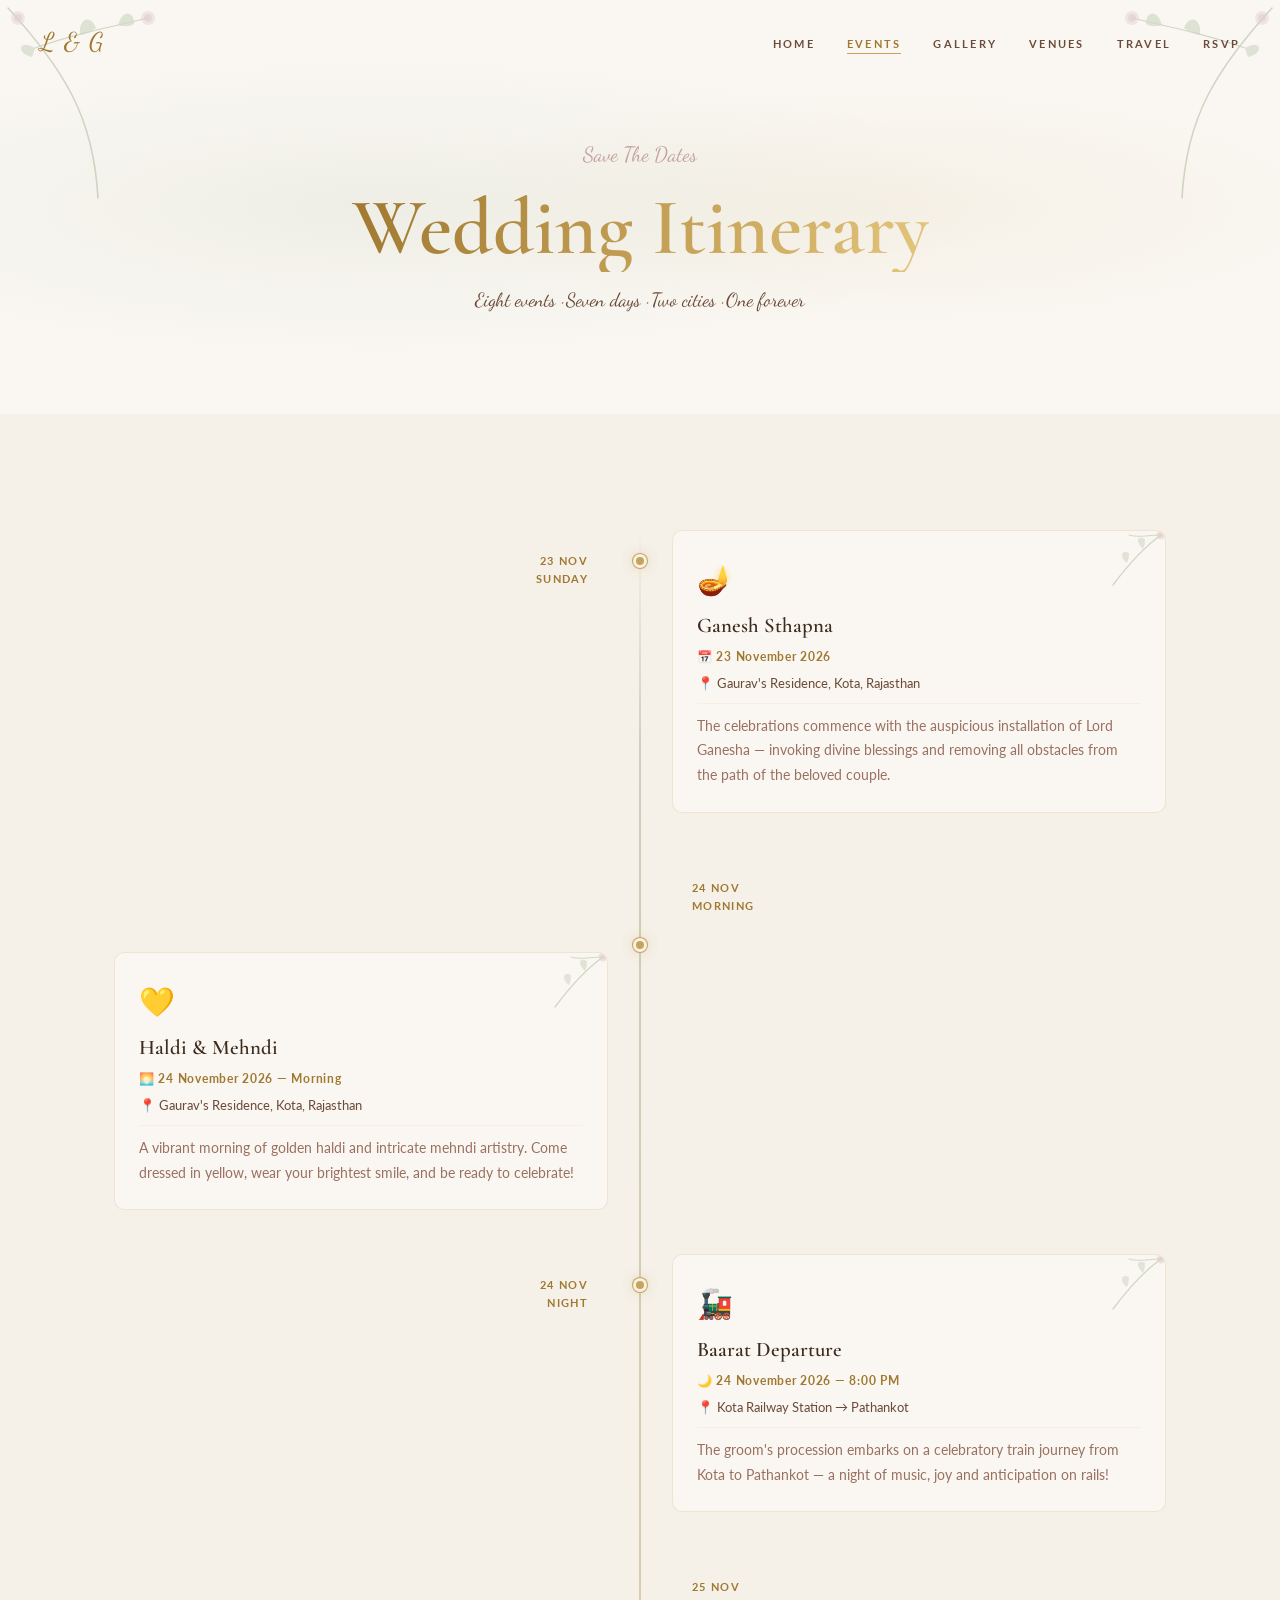
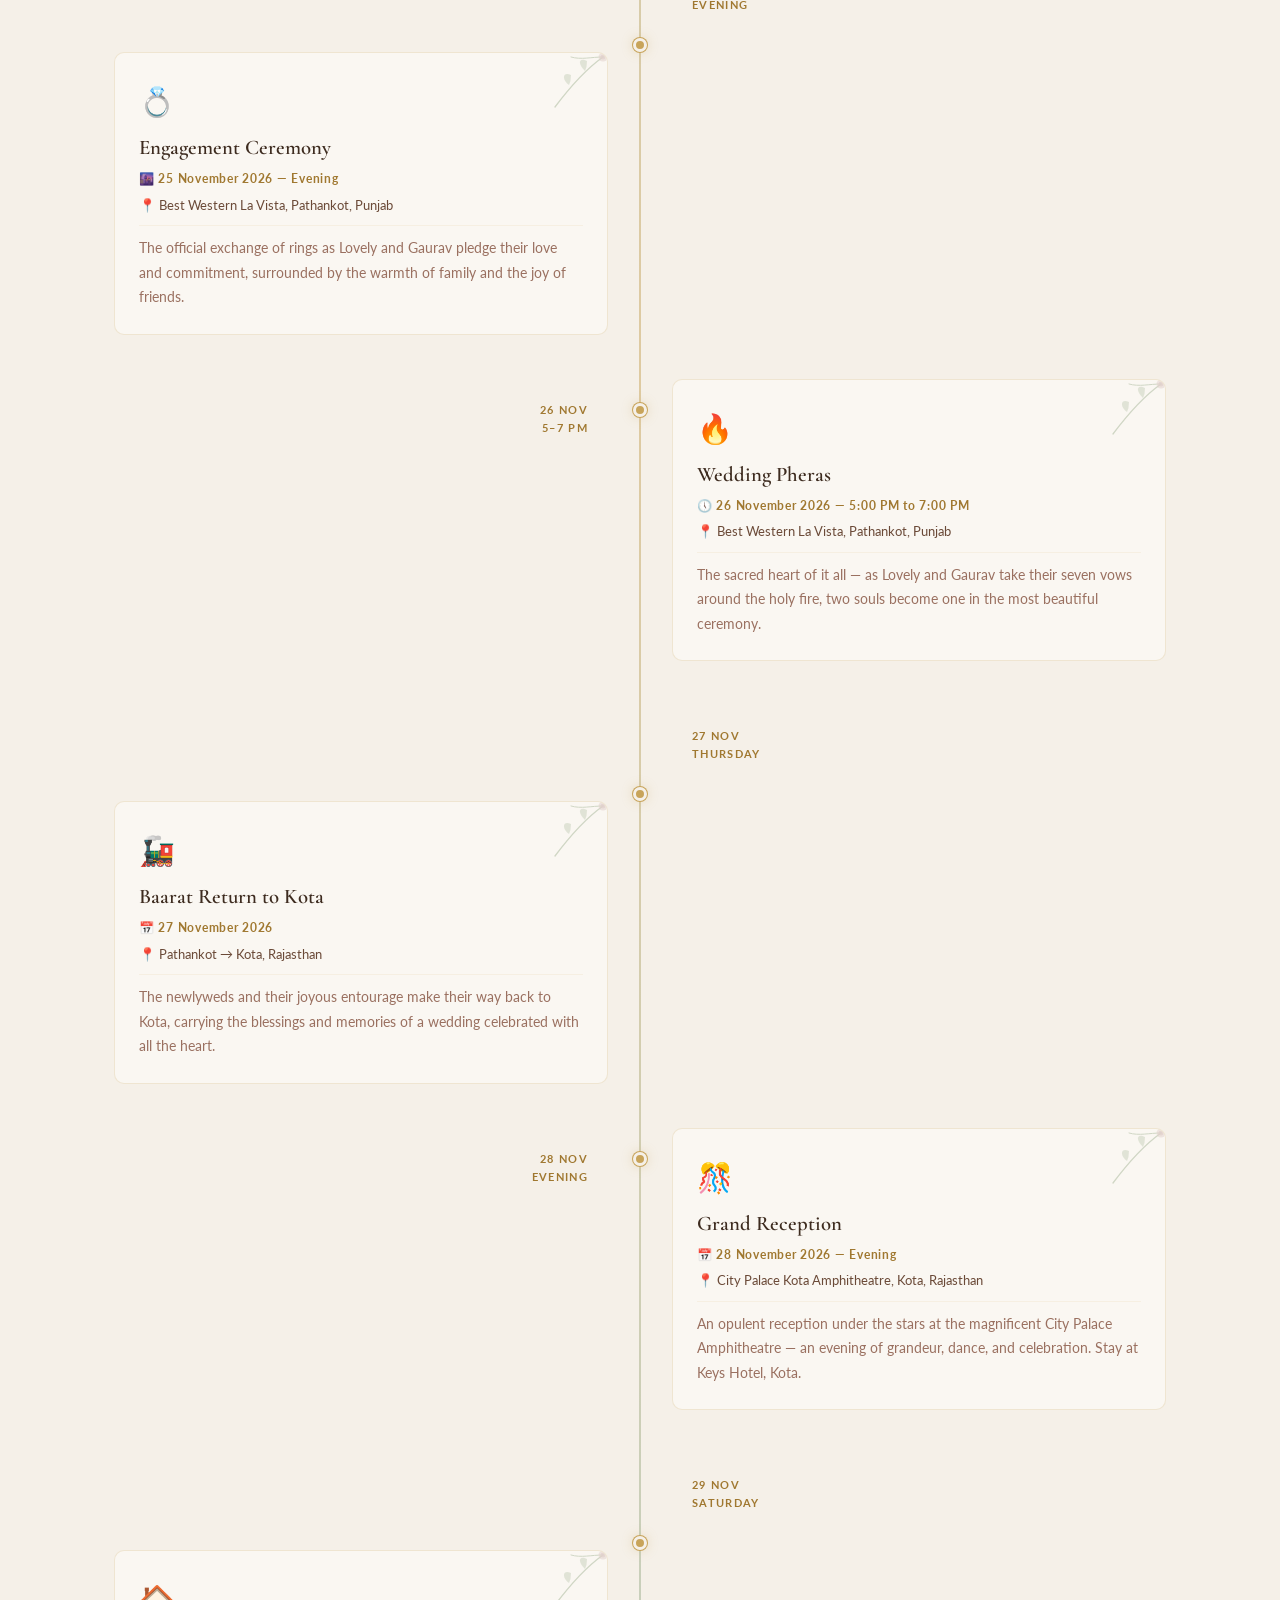
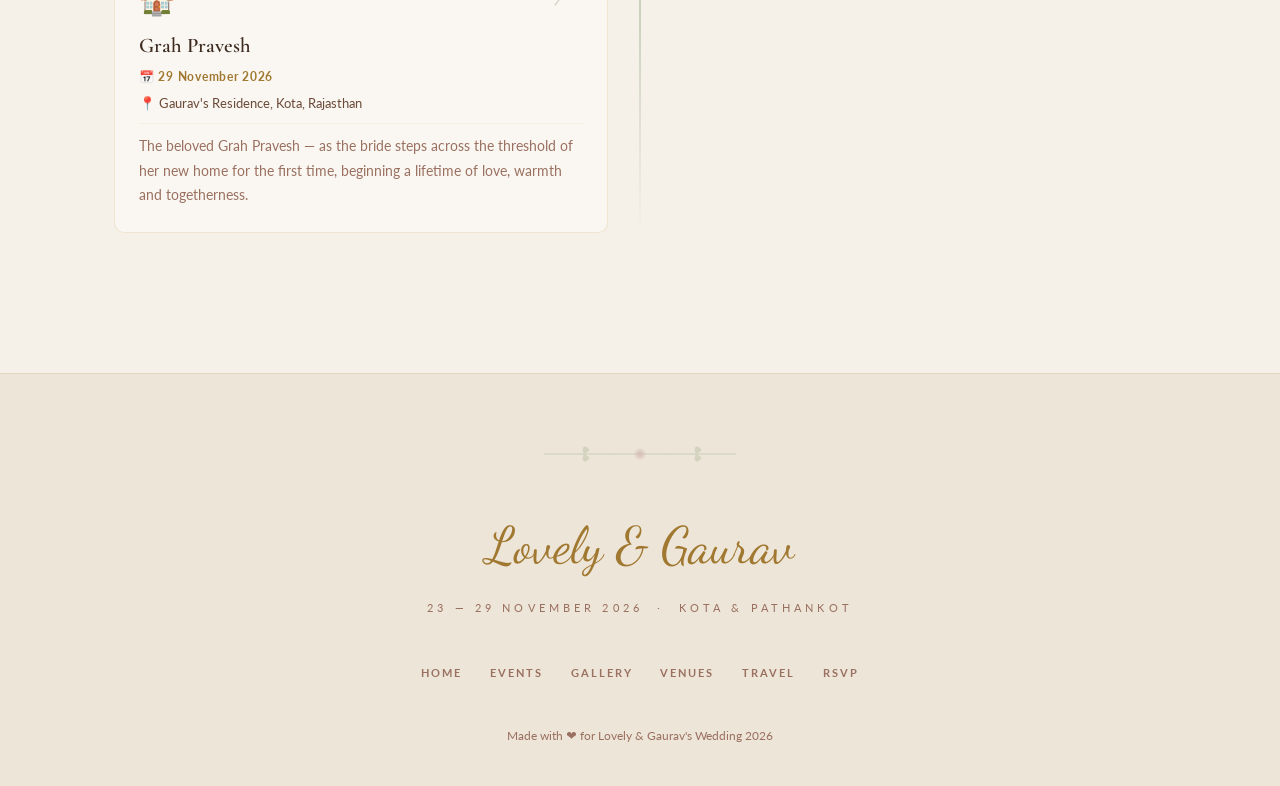
<file: events.html>
<!DOCTYPE html>
<html lang="en">
<head>
  <meta charset="UTF-8" />
  <meta name="viewport" content="width=device-width, initial-scale=1.0" />
  <meta name="description" content="Full wedding itinerary — 8 events across 7 days. Lovely & Gaurav, November 2026." />
  <title>Events | Lovely &amp; Gaurav Wedding 2026</title>
  <link rel="stylesheet" href="css/style.css" />
  <link rel="stylesheet" href="css/botanical.css" />
</head>
<body>

  <!-- NAVIGATION -->
  <nav class="nav" id="nav" aria-label="Main navigation">
    <a href="index.html" class="nav-logo">L &amp; G</a>
    <ul class="nav-links" id="navLinks">
      <li><a href="index.html">Home</a></li>
      <li><a href="events.html">Events</a></li>
      <li><a href="gallery.html">Gallery</a></li>
      <li><a href="venues.html">Venues</a></li>
      <li><a href="travel.html">Travel</a></li>
      <li><a href="rsvp.html">RSVP</a></li>
    </ul>
    <button class="nav-hamburger" id="hamburger" aria-label="Open menu" aria-expanded="false">
      <span></span><span></span><span></span>
    </button>
  </nav>

  <div class="nav-mobile" id="mobileNav" role="dialog" aria-label="Mobile navigation">
    <a href="index.html" data-nav-close>Home</a>
    <a href="events.html" data-nav-close>Events</a>
    <a href="gallery.html" data-nav-close>Gallery</a>
    <a href="venues.html" data-nav-close>Venues</a>
    <a href="travel.html" data-nav-close>Travel</a>
    <a href="rsvp.html" data-nav-close>RSVP</a>
  </div>

  <!-- PAGE HERO -->
  <header class="page-hero" aria-label="Events page hero">
    <!-- Corner botanical frames -->
    <svg class="corner-botanical corner-tl" xmlns="http://www.w3.org/2000/svg" viewBox="0 0 200 200" fill="none" aria-hidden="true">
      <path d="M 8 8 C 30 32 55 62 72 95 C 89 128 96 162 98 198" stroke="#9DAF8E" stroke-width="1.6" stroke-linecap="round"/>
      <path d="M 35 48 C 68 36 105 28 148 18" stroke="#9DAF8E" stroke-width="1.2" stroke-linecap="round"/>
      <path d="M 35 48 C 18 38 16 54 32 57 Q 34 52 35 48 Z" fill="#9DAF8E" opacity="0.65"/>
      <path d="M 80 35 C 78 18 91 14 96 28 Q 89 34 80 35 Z" fill="#9DAF8E" opacity="0.65"/>
      <path d="M 118 25 C 122 10 134 10 134 24 Q 127 28 118 25 Z" fill="#9DAF8E" opacity="0.65"/>
      <circle cx="18" cy="18" r="7" fill="#C4A29E" opacity="0.45"/>
      <circle cx="18" cy="18" r="4" fill="#C4A29E" opacity="0.65"/>
      <circle cx="148" cy="18" r="7" fill="#C4A29E" opacity="0.45"/>
      <circle cx="148" cy="18" r="4" fill="#C4A29E" opacity="0.65"/>
    </svg>
    <svg class="corner-botanical corner-tr" xmlns="http://www.w3.org/2000/svg" viewBox="0 0 200 200" fill="none" aria-hidden="true">
      <path d="M 8 8 C 30 32 55 62 72 95 C 89 128 96 162 98 198" stroke="#9DAF8E" stroke-width="1.6" stroke-linecap="round"/>
      <path d="M 35 48 C 68 36 105 28 148 18" stroke="#9DAF8E" stroke-width="1.2" stroke-linecap="round"/>
      <path d="M 35 48 C 18 38 16 54 32 57 Q 34 52 35 48 Z" fill="#9DAF8E" opacity="0.65"/>
      <path d="M 80 35 C 78 18 91 14 96 28 Q 89 34 80 35 Z" fill="#9DAF8E" opacity="0.65"/>
      <path d="M 118 25 C 122 10 134 10 134 24 Q 127 28 118 25 Z" fill="#9DAF8E" opacity="0.65"/>
      <circle cx="18" cy="18" r="7" fill="#C4A29E" opacity="0.45"/>
      <circle cx="18" cy="18" r="4" fill="#C4A29E" opacity="0.65"/>
      <circle cx="148" cy="18" r="7" fill="#C4A29E" opacity="0.45"/>
      <circle cx="148" cy="18" r="4" fill="#C4A29E" opacity="0.65"/>
    </svg>

    <div style="position:relative;z-index:1;text-align:center;">
      <p class="page-hero-eyebrow">Save The Dates</p>
      <h1 class="page-hero-title gold-shimmer">Wedding Itinerary</h1>
      <p style="font-family:var(--font-script);font-size:1.2rem;color:var(--brown-mid);margin-top:12px;">Eight events · Seven days · Two cities · One forever</p>
    </div>
  </header>

  <!-- TIMELINE SECTION -->
  <main class="sec" aria-label="Full wedding itinerary">
    <div class="container">
      <div class="timeline">
        <div class="timeline-spine" aria-hidden="true"></div>

        <!-- 1. Ganesh Sthapna -->
        <article class="tl-item sr">
          <div class="tl-card">
            <svg class="card-corner-accent" xmlns="http://www.w3.org/2000/svg" viewBox="0 0 60 60" fill="none" aria-hidden="true">
              <path d="M 56 4 C 42 14 26 30 8 54" stroke="#9DAF8E" stroke-width="1.3" stroke-linecap="round"/>
              <path d="M 56 4 C 44 4 34 7 24 4" stroke="#9DAF8E" stroke-width="1" stroke-linecap="round"/>
              <path d="M 38 18 C 30 10 32 4 40 8 Q 40 14 38 18 Z" fill="#9DAF8E" opacity="0.6"/>
              <path d="M 22 32 C 14 26 16 18 24 22 Q 24 28 22 32 Z" fill="#9DAF8E" opacity="0.6"/>
              <circle cx="56" cy="4" r="4.5" fill="#C4A29E" opacity="0.5"/>
              <circle cx="56" cy="4" r="2.5" fill="#C4A29E" opacity="0.7"/>
            </svg>
            <div class="tl-icon" aria-hidden="true">🪔</div>
            <h2 class="tl-name">Ganesh Sthapna</h2>
            <p class="tl-time">📅 23 November 2026</p>
            <p class="tl-venue">📍 Gaurav's Residence, Kota, Rajasthan</p>
            <p class="tl-desc">The celebrations commence with the auspicious installation of Lord Ganesha — invoking divine blessings and removing all obstacles from the path of the beloved couple.</p>
          </div>
          <div class="tl-dot" aria-hidden="true"><div class="tl-dot-inner"></div></div>
          <div class="tl-date">23 Nov<br/>Sunday</div>
        </article>

        <!-- 2. Haldi & Mehndi -->
        <article class="tl-item sr">
          <div class="tl-date">24 Nov<br/>Morning</div>
          <div class="tl-dot" aria-hidden="true"><div class="tl-dot-inner"></div></div>
          <div class="tl-card">
            <svg class="card-corner-accent" xmlns="http://www.w3.org/2000/svg" viewBox="0 0 60 60" fill="none" aria-hidden="true">
              <path d="M 56 4 C 42 14 26 30 8 54" stroke="#9DAF8E" stroke-width="1.3" stroke-linecap="round"/>
              <path d="M 56 4 C 44 4 34 7 24 4" stroke="#9DAF8E" stroke-width="1" stroke-linecap="round"/>
              <path d="M 38 18 C 30 10 32 4 40 8 Q 40 14 38 18 Z" fill="#9DAF8E" opacity="0.6"/>
              <path d="M 22 32 C 14 26 16 18 24 22 Q 24 28 22 32 Z" fill="#9DAF8E" opacity="0.6"/>
              <circle cx="56" cy="4" r="4.5" fill="#C4A29E" opacity="0.5"/>
              <circle cx="56" cy="4" r="2.5" fill="#C4A29E" opacity="0.7"/>
            </svg>
            <div class="tl-icon" aria-hidden="true">💛</div>
            <h2 class="tl-name">Haldi &amp; Mehndi</h2>
            <p class="tl-time">🌅 24 November 2026 — Morning</p>
            <p class="tl-venue">📍 Gaurav's Residence, Kota, Rajasthan</p>
            <p class="tl-desc">A vibrant morning of golden haldi and intricate mehndi artistry. Come dressed in yellow, wear your brightest smile, and be ready to celebrate!</p>
          </div>
        </article>

        <!-- 3. Baarat Departure -->
        <article class="tl-item sr">
          <div class="tl-card">
            <svg class="card-corner-accent" xmlns="http://www.w3.org/2000/svg" viewBox="0 0 60 60" fill="none" aria-hidden="true">
              <path d="M 56 4 C 42 14 26 30 8 54" stroke="#9DAF8E" stroke-width="1.3" stroke-linecap="round"/>
              <path d="M 56 4 C 44 4 34 7 24 4" stroke="#9DAF8E" stroke-width="1" stroke-linecap="round"/>
              <path d="M 38 18 C 30 10 32 4 40 8 Q 40 14 38 18 Z" fill="#9DAF8E" opacity="0.6"/>
              <path d="M 22 32 C 14 26 16 18 24 22 Q 24 28 22 32 Z" fill="#9DAF8E" opacity="0.6"/>
              <circle cx="56" cy="4" r="4.5" fill="#C4A29E" opacity="0.5"/>
              <circle cx="56" cy="4" r="2.5" fill="#C4A29E" opacity="0.7"/>
            </svg>
            <div class="tl-icon" aria-hidden="true">🚂</div>
            <h2 class="tl-name">Baarat Departure</h2>
            <p class="tl-time">🌙 24 November 2026 — 8:00 PM</p>
            <p class="tl-venue">📍 Kota Railway Station &rarr; Pathankot</p>
            <p class="tl-desc">The groom's procession embarks on a celebratory train journey from Kota to Pathankot — a night of music, joy and anticipation on rails!</p>
          </div>
          <div class="tl-dot" aria-hidden="true"><div class="tl-dot-inner"></div></div>
          <div class="tl-date">24 Nov<br/>Night</div>
        </article>

        <!-- 4. Engagement -->
        <article class="tl-item sr">
          <div class="tl-date">25 Nov<br/>Evening</div>
          <div class="tl-dot" aria-hidden="true"><div class="tl-dot-inner"></div></div>
          <div class="tl-card">
            <svg class="card-corner-accent" xmlns="http://www.w3.org/2000/svg" viewBox="0 0 60 60" fill="none" aria-hidden="true">
              <path d="M 56 4 C 42 14 26 30 8 54" stroke="#9DAF8E" stroke-width="1.3" stroke-linecap="round"/>
              <path d="M 56 4 C 44 4 34 7 24 4" stroke="#9DAF8E" stroke-width="1" stroke-linecap="round"/>
              <path d="M 38 18 C 30 10 32 4 40 8 Q 40 14 38 18 Z" fill="#9DAF8E" opacity="0.6"/>
              <path d="M 22 32 C 14 26 16 18 24 22 Q 24 28 22 32 Z" fill="#9DAF8E" opacity="0.6"/>
              <circle cx="56" cy="4" r="4.5" fill="#C4A29E" opacity="0.5"/>
              <circle cx="56" cy="4" r="2.5" fill="#C4A29E" opacity="0.7"/>
            </svg>
            <div class="tl-icon" aria-hidden="true">💍</div>
            <h2 class="tl-name">Engagement Ceremony</h2>
            <p class="tl-time">🌆 25 November 2026 — Evening</p>
            <p class="tl-venue">📍 Best Western La Vista, Pathankot, Punjab</p>
            <p class="tl-desc">The official exchange of rings as Lovely and Gaurav pledge their love and commitment, surrounded by the warmth of family and the joy of friends.</p>
          </div>
        </article>

        <!-- 5. Wedding Pheras -->
        <article class="tl-item sr">
          <div class="tl-card">
            <svg class="card-corner-accent" xmlns="http://www.w3.org/2000/svg" viewBox="0 0 60 60" fill="none" aria-hidden="true">
              <path d="M 56 4 C 42 14 26 30 8 54" stroke="#9DAF8E" stroke-width="1.3" stroke-linecap="round"/>
              <path d="M 56 4 C 44 4 34 7 24 4" stroke="#9DAF8E" stroke-width="1" stroke-linecap="round"/>
              <path d="M 38 18 C 30 10 32 4 40 8 Q 40 14 38 18 Z" fill="#9DAF8E" opacity="0.6"/>
              <path d="M 22 32 C 14 26 16 18 24 22 Q 24 28 22 32 Z" fill="#9DAF8E" opacity="0.6"/>
              <circle cx="56" cy="4" r="4.5" fill="#C4A29E" opacity="0.5"/>
              <circle cx="56" cy="4" r="2.5" fill="#C4A29E" opacity="0.7"/>
            </svg>
            <div class="tl-icon" aria-hidden="true">🔥</div>
            <h2 class="tl-name">Wedding Pheras</h2>
            <p class="tl-time">🕔 26 November 2026 — 5:00 PM to 7:00 PM</p>
            <p class="tl-venue">📍 Best Western La Vista, Pathankot, Punjab</p>
            <p class="tl-desc">The sacred heart of it all — as Lovely and Gaurav take their seven vows around the holy fire, two souls become one in the most beautiful ceremony.</p>
          </div>
          <div class="tl-dot" aria-hidden="true"><div class="tl-dot-inner"></div></div>
          <div class="tl-date">26 Nov<br/>5&ndash;7 PM</div>
        </article>

        <!-- 6. Baarat Return -->
        <article class="tl-item sr">
          <div class="tl-date">27 Nov<br/>Thursday</div>
          <div class="tl-dot" aria-hidden="true"><div class="tl-dot-inner"></div></div>
          <div class="tl-card">
            <svg class="card-corner-accent" xmlns="http://www.w3.org/2000/svg" viewBox="0 0 60 60" fill="none" aria-hidden="true">
              <path d="M 56 4 C 42 14 26 30 8 54" stroke="#9DAF8E" stroke-width="1.3" stroke-linecap="round"/>
              <path d="M 56 4 C 44 4 34 7 24 4" stroke="#9DAF8E" stroke-width="1" stroke-linecap="round"/>
              <path d="M 38 18 C 30 10 32 4 40 8 Q 40 14 38 18 Z" fill="#9DAF8E" opacity="0.6"/>
              <path d="M 22 32 C 14 26 16 18 24 22 Q 24 28 22 32 Z" fill="#9DAF8E" opacity="0.6"/>
              <circle cx="56" cy="4" r="4.5" fill="#C4A29E" opacity="0.5"/>
              <circle cx="56" cy="4" r="2.5" fill="#C4A29E" opacity="0.7"/>
            </svg>
            <div class="tl-icon" aria-hidden="true">🚂</div>
            <h2 class="tl-name">Baarat Return to Kota</h2>
            <p class="tl-time">📅 27 November 2026</p>
            <p class="tl-venue">📍 Pathankot &rarr; Kota, Rajasthan</p>
            <p class="tl-desc">The newlyweds and their joyous entourage make their way back to Kota, carrying the blessings and memories of a wedding celebrated with all the heart.</p>
          </div>
        </article>

        <!-- 7. Grand Reception -->
        <article class="tl-item sr">
          <div class="tl-card">
            <svg class="card-corner-accent" xmlns="http://www.w3.org/2000/svg" viewBox="0 0 60 60" fill="none" aria-hidden="true">
              <path d="M 56 4 C 42 14 26 30 8 54" stroke="#9DAF8E" stroke-width="1.3" stroke-linecap="round"/>
              <path d="M 56 4 C 44 4 34 7 24 4" stroke="#9DAF8E" stroke-width="1" stroke-linecap="round"/>
              <path d="M 38 18 C 30 10 32 4 40 8 Q 40 14 38 18 Z" fill="#9DAF8E" opacity="0.6"/>
              <path d="M 22 32 C 14 26 16 18 24 22 Q 24 28 22 32 Z" fill="#9DAF8E" opacity="0.6"/>
              <circle cx="56" cy="4" r="4.5" fill="#C4A29E" opacity="0.5"/>
              <circle cx="56" cy="4" r="2.5" fill="#C4A29E" opacity="0.7"/>
            </svg>
            <div class="tl-icon" aria-hidden="true">🎊</div>
            <h2 class="tl-name">Grand Reception</h2>
            <p class="tl-time">📅 28 November 2026 — Evening</p>
            <p class="tl-venue">📍 City Palace Kota Amphitheatre, Kota, Rajasthan</p>
            <p class="tl-desc">An opulent reception under the stars at the magnificent City Palace Amphitheatre — an evening of grandeur, dance, and celebration. Stay at Keys Hotel, Kota.</p>
          </div>
          <div class="tl-dot" aria-hidden="true"><div class="tl-dot-inner"></div></div>
          <div class="tl-date">28 Nov<br/>Evening</div>
        </article>

        <!-- 8. Grah Pravesh -->
        <article class="tl-item sr">
          <div class="tl-date">29 Nov<br/>Saturday</div>
          <div class="tl-dot" aria-hidden="true"><div class="tl-dot-inner"></div></div>
          <div class="tl-card">
            <svg class="card-corner-accent" xmlns="http://www.w3.org/2000/svg" viewBox="0 0 60 60" fill="none" aria-hidden="true">
              <path d="M 56 4 C 42 14 26 30 8 54" stroke="#9DAF8E" stroke-width="1.3" stroke-linecap="round"/>
              <path d="M 56 4 C 44 4 34 7 24 4" stroke="#9DAF8E" stroke-width="1" stroke-linecap="round"/>
              <path d="M 38 18 C 30 10 32 4 40 8 Q 40 14 38 18 Z" fill="#9DAF8E" opacity="0.6"/>
              <path d="M 22 32 C 14 26 16 18 24 22 Q 24 28 22 32 Z" fill="#9DAF8E" opacity="0.6"/>
              <circle cx="56" cy="4" r="4.5" fill="#C4A29E" opacity="0.5"/>
              <circle cx="56" cy="4" r="2.5" fill="#C4A29E" opacity="0.7"/>
            </svg>
            <div class="tl-icon" aria-hidden="true">🏠</div>
            <h2 class="tl-name">Grah Pravesh</h2>
            <p class="tl-time">📅 29 November 2026</p>
            <p class="tl-venue">📍 Gaurav's Residence, Kota, Rajasthan</p>
            <p class="tl-desc">The beloved Grah Pravesh — as the bride steps across the threshold of her new home for the first time, beginning a lifetime of love, warmth and togetherness.</p>
          </div>
        </article>

      </div>
    </div>
  </main>

  <!-- FOOTER -->
  <footer class="footer" aria-label="Footer">
    <div class="footer-sprig" aria-hidden="true">
      <svg xmlns="http://www.w3.org/2000/svg" viewBox="0 0 320 40" width="260" height="32" fill="none">
        <path d="M 40 20 C 90 20 140 20 160 20 C 180 20 230 20 280 20" stroke="#9DAF8E" stroke-width="1"/>
        <path d="M 90 20 C 85 11 92 7 97 15 Q 95 18 90 20 Z" fill="#9DAF8E" opacity="0.6"/>
        <path d="M 90 20 C 85 29 92 33 97 25 Q 95 22 90 20 Z" fill="#9DAF8E" opacity="0.6"/>
        <path d="M 230 20 C 225 11 232 7 237 15 Q 235 18 230 20 Z" fill="#9DAF8E" opacity="0.6"/>
        <path d="M 230 20 C 225 29 232 33 237 25 Q 235 22 230 20 Z" fill="#9DAF8E" opacity="0.6"/>
        <circle cx="160" cy="20" r="7" fill="#C4A29E" opacity="0.4"/>
        <circle cx="160" cy="20" r="4" fill="#C4A29E" opacity="0.6"/>
        <circle cx="160" cy="20" r="2" fill="#C4A29E" opacity="0.8"/>
      </svg>
    </div>
    <p class="footer-couple">Lovely &amp; Gaurav</p>
    <p class="footer-date-text">23 &mdash; 29 November 2026 &nbsp;&middot;&nbsp; Kota &amp; Pathankot</p>
    <ul class="footer-nav">
      <li><a href="index.html">Home</a></li>
      <li><a href="events.html">Events</a></li>
      <li><a href="gallery.html">Gallery</a></li>
      <li><a href="venues.html">Venues</a></li>
      <li><a href="travel.html">Travel</a></li>
      <li><a href="rsvp.html">RSVP</a></li>
    </ul>
    <p class="footer-credit">Made with &#10084;&#65039; for Lovely &amp; Gaurav's Wedding 2026</p>
  </footer>

  <script src="js/main.js"></script>
</body>
</html>
</file>
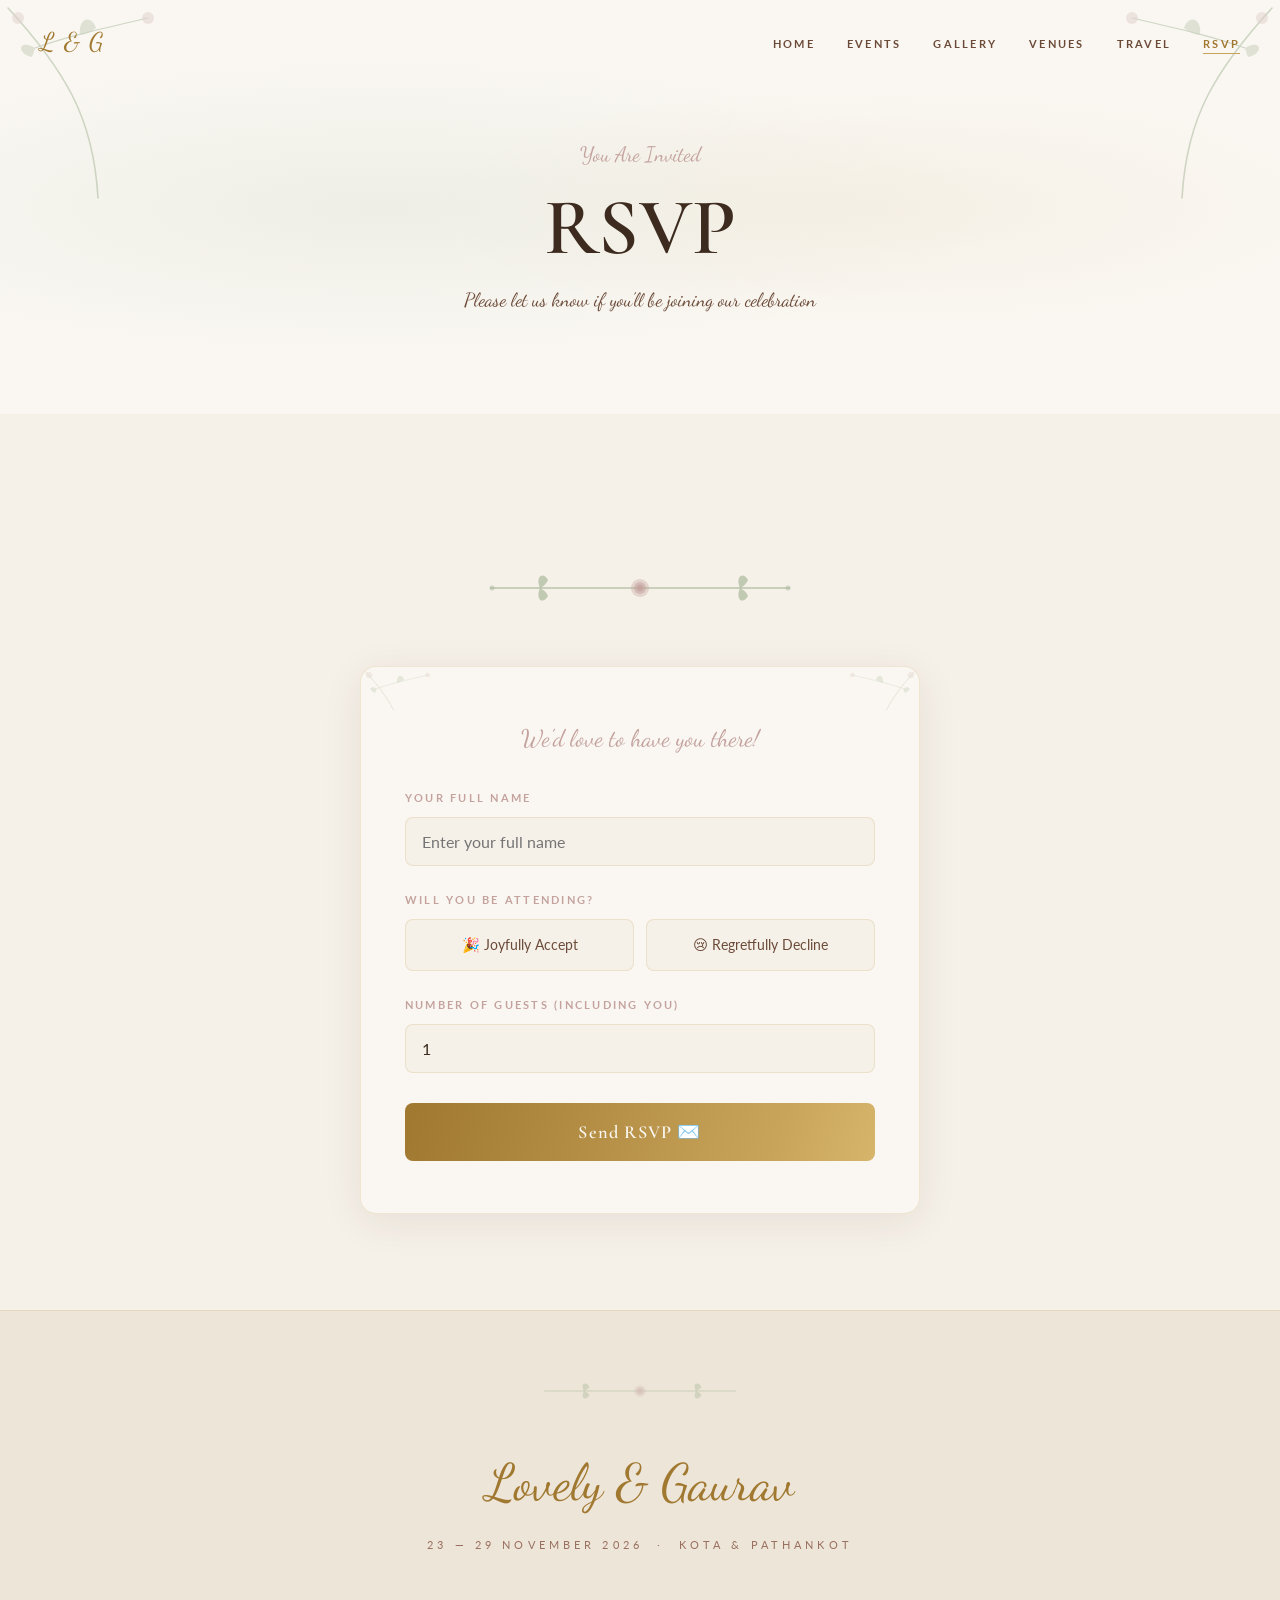
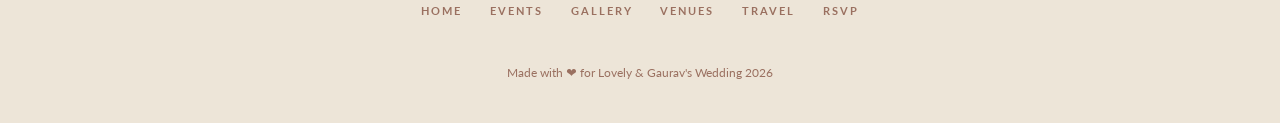
<file: rsvp.html>
<!DOCTYPE html>
<html lang="en">
<head>
  <meta charset="UTF-8" />
  <meta name="viewport" content="width=device-width, initial-scale=1.0" />
  <meta name="description" content="RSVP to Lovely & Gaurav's wedding, November 2026." />
  <title>RSVP | Lovely &amp; Gaurav Wedding 2026</title>
  <link rel="stylesheet" href="css/style.css" />
  <link rel="stylesheet" href="css/botanical.css" />
</head>
<body>

  <!-- NAVIGATION -->
  <nav class="nav" id="nav" aria-label="Main navigation">
    <a href="index.html" class="nav-logo">L &amp; G</a>
    <ul class="nav-links" id="navLinks">
      <li><a href="index.html">Home</a></li>
      <li><a href="events.html">Events</a></li>
      <li><a href="gallery.html">Gallery</a></li>
      <li><a href="venues.html">Venues</a></li>
      <li><a href="travel.html">Travel</a></li>
      <li><a href="rsvp.html">RSVP</a></li>
    </ul>
    <button class="nav-hamburger" id="hamburger" aria-label="Open menu" aria-expanded="false">
      <span></span><span></span><span></span>
    </button>
  </nav>

  <div class="nav-mobile" id="mobileNav" role="dialog" aria-label="Mobile navigation">
    <a href="index.html" data-nav-close>Home</a>
    <a href="events.html" data-nav-close>Events</a>
    <a href="gallery.html" data-nav-close>Gallery</a>
    <a href="venues.html" data-nav-close>Venues</a>
    <a href="travel.html" data-nav-close>Travel</a>
    <a href="rsvp.html" data-nav-close>RSVP</a>
  </div>

  <!-- PAGE HERO -->
  <header class="page-hero" aria-label="RSVP page hero">
    <!-- Corner botanicals for hero -->
    <svg class="corner-botanical corner-tl" xmlns="http://www.w3.org/2000/svg" viewBox="0 0 200 200" fill="none" aria-hidden="true">
      <path d="M 8 8 C 30 32 55 62 72 95 C 89 128 96 162 98 198" stroke="#9DAF8E" stroke-width="1.6" stroke-linecap="round"/>
      <path d="M 35 48 C 68 36 105 28 148 18" stroke="#9DAF8E" stroke-width="1.2" stroke-linecap="round"/>
      <path d="M 35 48 C 18 38 16 54 32 57 Q 34 52 35 48 Z" fill="#9DAF8E" opacity="0.65"/>
      <path d="M 80 35 C 78 18 91 14 96 28 Q 89 34 80 35 Z" fill="#9DAF8E" opacity="0.65"/>
      <circle cx="18" cy="18" r="6" fill="#C4A29E" opacity="0.5"/>
      <circle cx="148" cy="18" r="6" fill="#C4A29E" opacity="0.5"/>
    </svg>
    <svg class="corner-botanical corner-tr" xmlns="http://www.w3.org/2000/svg" viewBox="0 0 200 200" fill="none" aria-hidden="true">
      <path d="M 8 8 C 30 32 55 62 72 95 C 89 128 96 162 98 198" stroke="#9DAF8E" stroke-width="1.6" stroke-linecap="round"/>
      <path d="M 35 48 C 68 36 105 28 148 18" stroke="#9DAF8E" stroke-width="1.2" stroke-linecap="round"/>
      <path d="M 35 48 C 18 38 16 54 32 57 Q 34 52 35 48 Z" fill="#9DAF8E" opacity="0.65"/>
      <path d="M 80 35 C 78 18 91 14 96 28 Q 89 34 80 35 Z" fill="#9DAF8E" opacity="0.65"/>
      <circle cx="18" cy="18" r="6" fill="#C4A29E" opacity="0.5"/>
      <circle cx="148" cy="18" r="6" fill="#C4A29E" opacity="0.5"/>
    </svg>
    <div style="position:relative;z-index:1;text-align:center;">
      <p class="page-hero-eyebrow">You Are Invited</p>
      <h1 class="page-hero-title">RSVP</h1>
      <p style="font-family:var(--font-script);font-size:1.2rem;color:var(--brown-mid);margin-top:12px;">Please let us know if you'll be joining our celebration</p>
    </div>
  </header>

  <!-- RSVP FORM -->
  <main class="sec" aria-label="RSVP form">
    <div class="container">

      <!-- Sprig divider above form -->
      <div class="sprig-divider sr" aria-hidden="true">
        <svg xmlns="http://www.w3.org/2000/svg" viewBox="0 0 400 60" width="400" height="60" fill="none">
          <path d="M 50 30 C 120 30 180 30 200 30 C 220 30 280 30 350 30" stroke="#9DAF8E" stroke-width="1.2"/>
          <path d="M 100 30 C 95 18 103 13 108 22 Q 106 27 100 30 Z" fill="#9DAF8E" opacity="0.6"/>
          <path d="M 100 30 C 95 42 103 47 108 38 Q 106 33 100 30 Z" fill="#9DAF8E" opacity="0.6"/>
          <path d="M 300 30 C 295 18 303 13 308 22 Q 306 27 300 30 Z" fill="#9DAF8E" opacity="0.6"/>
          <path d="M 300 30 C 295 42 303 47 308 38 Q 306 33 300 30 Z" fill="#9DAF8E" opacity="0.6"/>
          <circle cx="200" cy="30" r="9" fill="#C4A29E" opacity="0.35"/>
          <circle cx="200" cy="30" r="6" fill="#C4A29E" opacity="0.5"/>
          <circle cx="200" cy="30" r="3.5" fill="#C4A29E" opacity="0.7"/>
          <circle cx="200" cy="30" r="1.5" fill="#C4A29E" opacity="0.9"/>
          <circle cx="52" cy="30" r="2.5" fill="#9DAF8E" opacity="0.4"/>
          <circle cx="348" cy="30" r="2.5" fill="#9DAF8E" opacity="0.4"/>
        </svg>
      </div>

      <div class="rsvp-box sr">
        <!-- Corner botanical accents on form box -->
        <svg style="position:absolute;top:0;left:0;width:90px;height:90px;opacity:0.35;pointer-events:none;" xmlns="http://www.w3.org/2000/svg" viewBox="0 0 200 200" fill="none" aria-hidden="true">
          <path d="M 8 8 C 30 32 55 62 72 95" stroke="#9DAF8E" stroke-width="1.6" stroke-linecap="round"/>
          <path d="M 35 48 C 68 36 105 28 148 18" stroke="#9DAF8E" stroke-width="1.2" stroke-linecap="round"/>
          <path d="M 35 48 C 18 38 16 54 32 57 Q 34 52 35 48 Z" fill="#9DAF8E" opacity="0.65"/>
          <path d="M 80 35 C 78 18 91 14 96 28 Q 89 34 80 35 Z" fill="#9DAF8E" opacity="0.65"/>
          <circle cx="18" cy="18" r="7" fill="#C4A29E" opacity="0.5"/>
          <circle cx="148" cy="18" r="5" fill="#C4A29E" opacity="0.5"/>
        </svg>
        <svg style="position:absolute;top:0;right:0;width:90px;height:90px;opacity:0.35;pointer-events:none;transform:scaleX(-1);" xmlns="http://www.w3.org/2000/svg" viewBox="0 0 200 200" fill="none" aria-hidden="true">
          <path d="M 8 8 C 30 32 55 62 72 95" stroke="#9DAF8E" stroke-width="1.6" stroke-linecap="round"/>
          <path d="M 35 48 C 68 36 105 28 148 18" stroke="#9DAF8E" stroke-width="1.2" stroke-linecap="round"/>
          <path d="M 35 48 C 18 38 16 54 32 57 Q 34 52 35 48 Z" fill="#9DAF8E" opacity="0.65"/>
          <path d="M 80 35 C 78 18 91 14 96 28 Q 89 34 80 35 Z" fill="#9DAF8E" opacity="0.65"/>
          <circle cx="18" cy="18" r="7" fill="#C4A29E" opacity="0.5"/>
          <circle cx="148" cy="18" r="5" fill="#C4A29E" opacity="0.5"/>
        </svg>

        <p style="text-align:center;font-family:var(--font-script);font-size:1.5rem;color:var(--rose);margin-bottom:28px;">We'd love to have you there!</p>

        <form id="rsvpForm" novalidate>
          <label class="form-label" for="rsvpName">Your Full Name</label>
          <input
            class="form-input"
            type="text"
            id="rsvpName"
            name="name"
            placeholder="Enter your full name"
            required
            autocomplete="name"
          />

          <label class="form-label">Will You Be Attending?</label>
          <div class="radio-row" role="radiogroup" aria-label="Attendance selection">
            <label class="radio-opt">
              <input type="radio" name="attending" value="yes" required />
              🎉 Joyfully Accept
            </label>
            <label class="radio-opt">
              <input type="radio" name="attending" value="no" />
              😢 Regretfully Decline
            </label>
          </div>

          <label class="form-label" for="rsvpCount">Number of Guests (including you)</label>
          <input
            class="form-input"
            type="number"
            id="rsvpCount"
            name="guests"
            min="1"
            max="20"
            value="1"
            placeholder="e.g. 2"
          />

          <button class="rsvp-btn" type="submit" id="rsvpSubmit">Send RSVP ✉️</button>
        </form>

        <div class="rsvp-success" id="rsvpSuccess" role="alert" aria-live="polite">
          <!-- Sprig in success state -->
          <div style="display:flex;justify-content:center;margin-bottom:20px;opacity:0.65;" aria-hidden="true">
            <svg xmlns="http://www.w3.org/2000/svg" viewBox="0 0 200 60" width="200" height="60" fill="none">
              <path d="M 20 30 C 60 30 100 30 100 30 C 100 30 140 30 180 30" stroke="#9DAF8E" stroke-width="1.2"/>
              <path d="M 55 30 C 50 20 57 15 62 23 Q 60 27 55 30 Z" fill="#9DAF8E" opacity="0.7"/>
              <path d="M 55 30 C 50 40 57 45 62 37 Q 60 33 55 30 Z" fill="#9DAF8E" opacity="0.7"/>
              <path d="M 145 30 C 140 20 147 15 152 23 Q 150 27 145 30 Z" fill="#9DAF8E" opacity="0.7"/>
              <path d="M 145 30 C 140 40 147 45 152 37 Q 150 33 145 30 Z" fill="#9DAF8E" opacity="0.7"/>
              <circle cx="100" cy="30" r="8" fill="#C4A29E" opacity="0.4"/>
              <circle cx="100" cy="30" r="5" fill="#C4A29E" opacity="0.6"/>
              <circle cx="100" cy="30" r="2.5" fill="#C4A29E" opacity="0.8"/>
            </svg>
          </div>
          <h3>Thank You!</h3>
          <p>Your RSVP has been received. We are so thrilled to celebrate with you — see you in November! 🥂</p>
        </div>
      </div>
    </div>
  </main>

  <!-- FOOTER -->
  <footer class="footer" aria-label="Footer">
    <div class="footer-sprig" aria-hidden="true">
      <svg xmlns="http://www.w3.org/2000/svg" viewBox="0 0 320 40" width="260" height="32" fill="none">
        <path d="M 40 20 C 90 20 140 20 160 20 C 180 20 230 20 280 20" stroke="#9DAF8E" stroke-width="1"/>
        <path d="M 90 20 C 85 11 92 7 97 15 Q 95 18 90 20 Z" fill="#9DAF8E" opacity="0.6"/>
        <path d="M 90 20 C 85 29 92 33 97 25 Q 95 22 90 20 Z" fill="#9DAF8E" opacity="0.6"/>
        <path d="M 230 20 C 225 11 232 7 237 15 Q 235 18 230 20 Z" fill="#9DAF8E" opacity="0.6"/>
        <path d="M 230 20 C 225 29 232 33 237 25 Q 235 22 230 20 Z" fill="#9DAF8E" opacity="0.6"/>
        <circle cx="160" cy="20" r="7" fill="#C4A29E" opacity="0.4"/>
        <circle cx="160" cy="20" r="4" fill="#C4A29E" opacity="0.6"/>
        <circle cx="160" cy="20" r="2" fill="#C4A29E" opacity="0.8"/>
      </svg>
    </div>
    <p class="footer-couple">Lovely &amp; Gaurav</p>
    <p class="footer-date-text">23 &mdash; 29 November 2026 &nbsp;&middot;&nbsp; Kota &amp; Pathankot</p>
    <ul class="footer-nav">
      <li><a href="index.html">Home</a></li>
      <li><a href="events.html">Events</a></li>
      <li><a href="gallery.html">Gallery</a></li>
      <li><a href="venues.html">Venues</a></li>
      <li><a href="travel.html">Travel</a></li>
      <li><a href="rsvp.html">RSVP</a></li>
    </ul>
    <p class="footer-credit">Made with &#10084;&#65039; for Lovely &amp; Gaurav's Wedding 2026</p>
  </footer>

  <script src="js/main.js"></script>
  <script src="js/rsvp.js"></script>
</body>
</html>
</file>
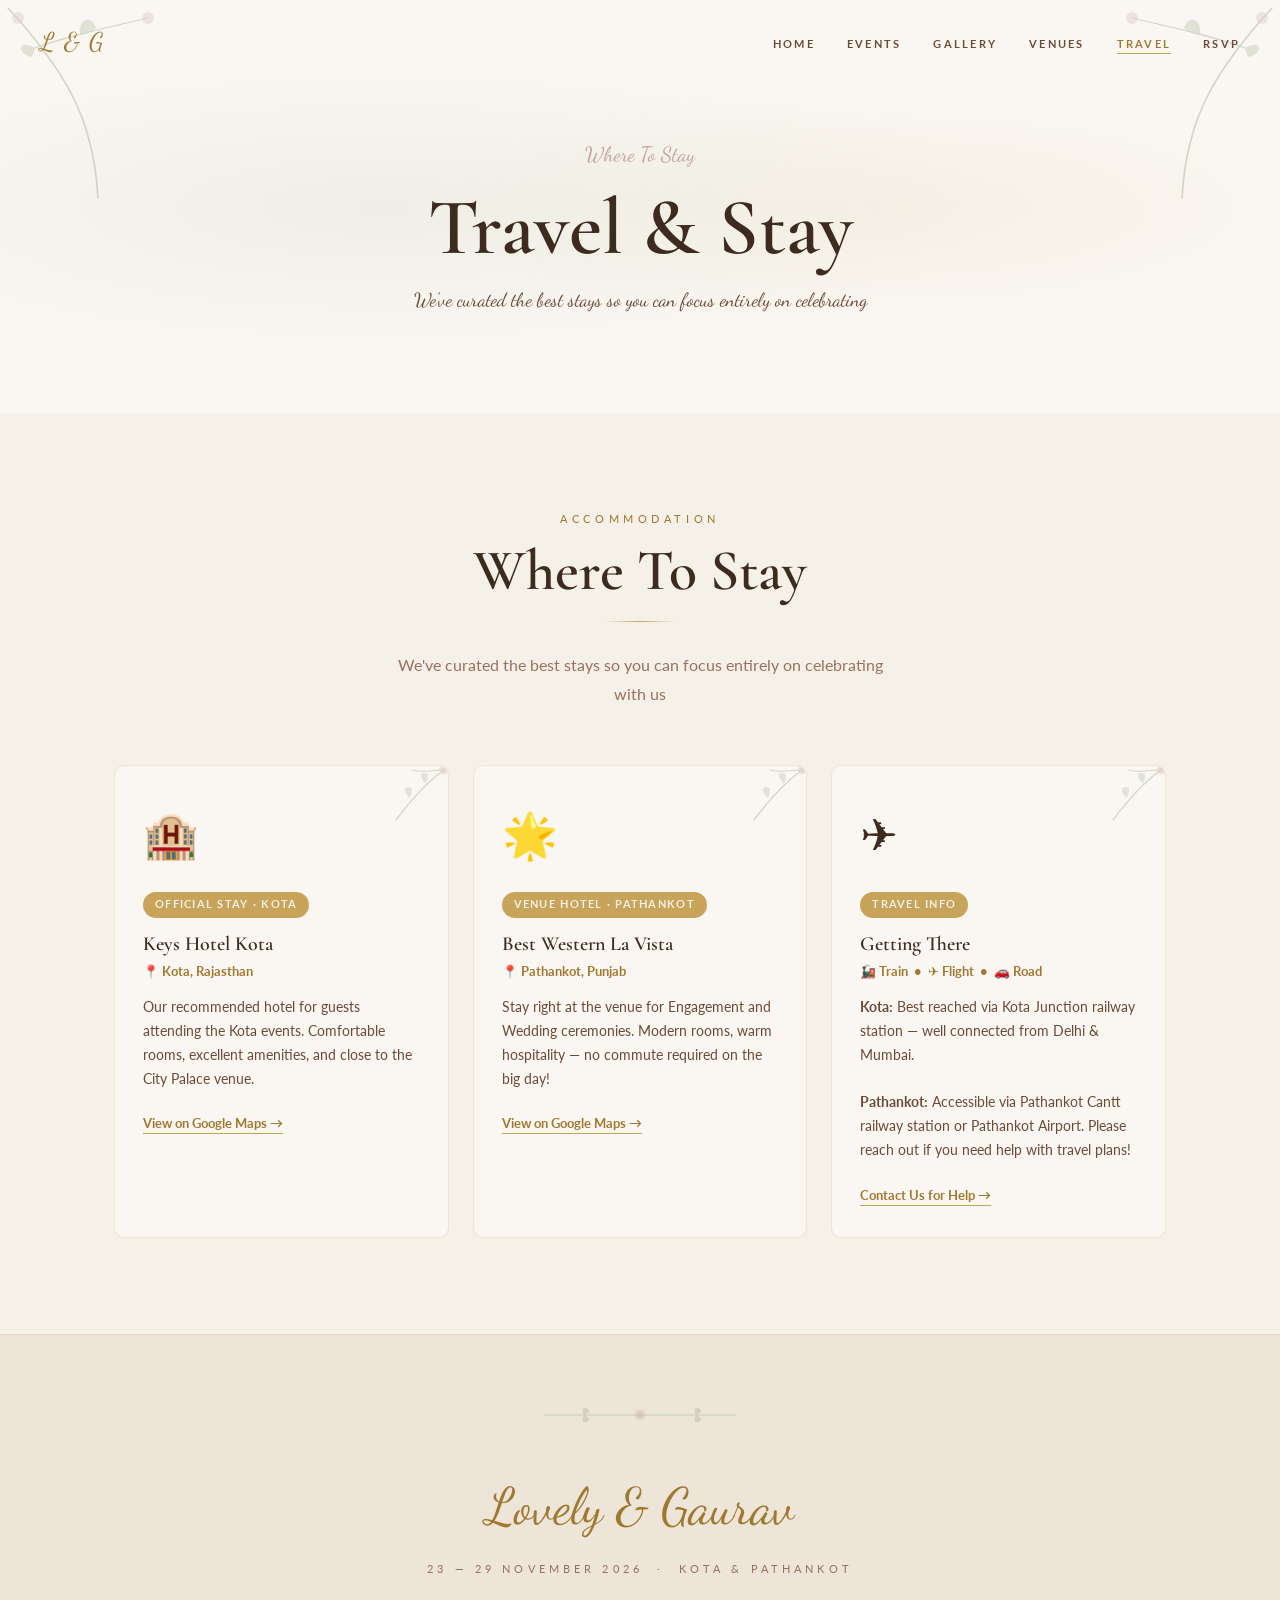
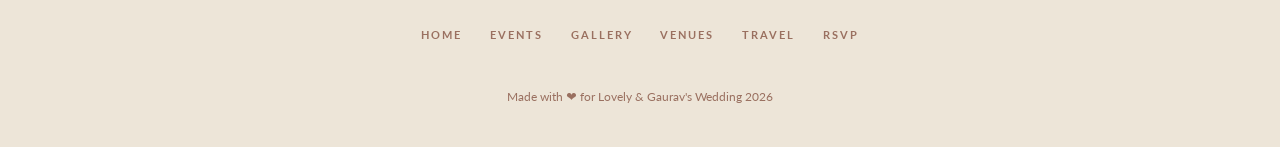
<file: travel.html>
<!DOCTYPE html>
<html lang="en">
<head>
  <meta charset="UTF-8" />
  <meta name="viewport" content="width=device-width, initial-scale=1.0" />
  <meta name="description" content="Accommodation and travel guide for Lovely & Gaurav's wedding, November 2026." />
  <title>Travel | Lovely &amp; Gaurav Wedding 2026</title>
  <link rel="stylesheet" href="css/style.css" />
  <link rel="stylesheet" href="css/botanical.css" />
</head>
<body>

  <!-- NAVIGATION -->
  <nav class="nav" id="nav" aria-label="Main navigation">
    <a href="index.html" class="nav-logo">L &amp; G</a>
    <ul class="nav-links" id="navLinks">
      <li><a href="index.html">Home</a></li>
      <li><a href="events.html">Events</a></li>
      <li><a href="gallery.html">Gallery</a></li>
      <li><a href="venues.html">Venues</a></li>
      <li><a href="travel.html">Travel</a></li>
      <li><a href="rsvp.html">RSVP</a></li>
    </ul>
    <button class="nav-hamburger" id="hamburger" aria-label="Open menu" aria-expanded="false">
      <span></span><span></span><span></span>
    </button>
  </nav>

  <div class="nav-mobile" id="mobileNav" role="dialog" aria-label="Mobile navigation">
    <a href="index.html" data-nav-close>Home</a>
    <a href="events.html" data-nav-close>Events</a>
    <a href="gallery.html" data-nav-close>Gallery</a>
    <a href="venues.html" data-nav-close>Venues</a>
    <a href="travel.html" data-nav-close>Travel</a>
    <a href="rsvp.html" data-nav-close>RSVP</a>
  </div>

  <!-- PAGE HERO -->
  <header class="page-hero" aria-label="Travel page hero">
    <svg class="corner-botanical corner-tl" xmlns="http://www.w3.org/2000/svg" viewBox="0 0 200 200" fill="none" aria-hidden="true">
      <path d="M 8 8 C 30 32 55 62 72 95 C 89 128 96 162 98 198" stroke="#9DAF8E" stroke-width="1.6" stroke-linecap="round"/>
      <path d="M 35 48 C 68 36 105 28 148 18" stroke="#9DAF8E" stroke-width="1.2" stroke-linecap="round"/>
      <path d="M 35 48 C 18 38 16 54 32 57 Q 34 52 35 48 Z" fill="#9DAF8E" opacity="0.65"/>
      <path d="M 80 35 C 78 18 91 14 96 28 Q 89 34 80 35 Z" fill="#9DAF8E" opacity="0.65"/>
      <circle cx="18" cy="18" r="6" fill="#C4A29E" opacity="0.5"/>
      <circle cx="148" cy="18" r="6" fill="#C4A29E" opacity="0.5"/>
    </svg>
    <svg class="corner-botanical corner-tr" xmlns="http://www.w3.org/2000/svg" viewBox="0 0 200 200" fill="none" aria-hidden="true">
      <path d="M 8 8 C 30 32 55 62 72 95 C 89 128 96 162 98 198" stroke="#9DAF8E" stroke-width="1.6" stroke-linecap="round"/>
      <path d="M 35 48 C 68 36 105 28 148 18" stroke="#9DAF8E" stroke-width="1.2" stroke-linecap="round"/>
      <path d="M 35 48 C 18 38 16 54 32 57 Q 34 52 35 48 Z" fill="#9DAF8E" opacity="0.65"/>
      <path d="M 80 35 C 78 18 91 14 96 28 Q 89 34 80 35 Z" fill="#9DAF8E" opacity="0.65"/>
      <circle cx="18" cy="18" r="6" fill="#C4A29E" opacity="0.5"/>
      <circle cx="148" cy="18" r="6" fill="#C4A29E" opacity="0.5"/>
    </svg>
    <div style="position:relative;z-index:1;text-align:center;">
      <p class="page-hero-eyebrow">Where To Stay</p>
      <h1 class="page-hero-title">Travel &amp; Stay</h1>
      <p style="font-family:var(--font-script);font-size:1.2rem;color:var(--brown-mid);margin-top:12px;">We've curated the best stays so you can focus entirely on celebrating</p>
    </div>
  </header>

  <!-- ACCOMMODATION -->
  <main class="sec" aria-label="Accommodation and travel info">
    <div class="container">
      <span class="section-label sr">Accommodation</span>
      <h2 class="section-title sr">Where To Stay</h2>
      <div class="gold-rule sr" aria-hidden="true"></div>
      <p class="section-sub sr">We've curated the best stays so you can focus entirely on celebrating with us</p>

      <div class="hotel-grid">

        <article class="hotel-card sr">
          <svg class="card-corner-accent" xmlns="http://www.w3.org/2000/svg" viewBox="0 0 60 60" fill="none" aria-hidden="true">
            <path d="M 56 4 C 42 14 26 30 8 54" stroke="#9DAF8E" stroke-width="1.3" stroke-linecap="round"/>
            <path d="M 56 4 C 44 4 34 7 24 4" stroke="#9DAF8E" stroke-width="1" stroke-linecap="round"/>
            <path d="M 38 18 C 30 10 32 4 40 8 Q 40 14 38 18 Z" fill="#9DAF8E" opacity="0.6"/>
            <path d="M 22 32 C 14 26 16 18 24 22 Q 24 28 22 32 Z" fill="#9DAF8E" opacity="0.6"/>
            <circle cx="56" cy="4" r="4.5" fill="#C4A29E" opacity="0.5"/>
            <circle cx="56" cy="4" r="2.5" fill="#C4A29E" opacity="0.7"/>
          </svg>
          <div class="hotel-icon" aria-hidden="true">🏨</div>
          <span class="hotel-tag">Official Stay &middot; Kota</span>
          <h2 class="hotel-name">Keys Hotel Kota</h2>
          <p class="hotel-loc">📍 Kota, Rajasthan</p>
          <p class="hotel-desc">Our recommended hotel for guests attending the Kota events. Comfortable rooms, excellent amenities, and close to the City Palace venue.</p>
          <a href="https://maps.google.com/?q=Keys+Hotel+Kota" target="_blank" rel="noopener noreferrer" class="hotel-link">View on Google Maps &rarr;</a>
        </article>

        <article class="hotel-card sr">
          <svg class="card-corner-accent" xmlns="http://www.w3.org/2000/svg" viewBox="0 0 60 60" fill="none" aria-hidden="true">
            <path d="M 56 4 C 42 14 26 30 8 54" stroke="#9DAF8E" stroke-width="1.3" stroke-linecap="round"/>
            <path d="M 56 4 C 44 4 34 7 24 4" stroke="#9DAF8E" stroke-width="1" stroke-linecap="round"/>
            <path d="M 38 18 C 30 10 32 4 40 8 Q 40 14 38 18 Z" fill="#9DAF8E" opacity="0.6"/>
            <path d="M 22 32 C 14 26 16 18 24 22 Q 24 28 22 32 Z" fill="#9DAF8E" opacity="0.6"/>
            <circle cx="56" cy="4" r="4.5" fill="#C4A29E" opacity="0.5"/>
            <circle cx="56" cy="4" r="2.5" fill="#C4A29E" opacity="0.7"/>
          </svg>
          <div class="hotel-icon" aria-hidden="true">🌟</div>
          <span class="hotel-tag">Venue Hotel &middot; Pathankot</span>
          <h2 class="hotel-name">Best Western La Vista</h2>
          <p class="hotel-loc">📍 Pathankot, Punjab</p>
          <p class="hotel-desc">Stay right at the venue for Engagement and Wedding ceremonies. Modern rooms, warm hospitality — no commute required on the big day!</p>
          <a href="https://maps.google.com/?q=Best+Western+La+Vista+Pathankot" target="_blank" rel="noopener noreferrer" class="hotel-link">View on Google Maps &rarr;</a>
        </article>

        <article class="hotel-card sr">
          <svg class="card-corner-accent" xmlns="http://www.w3.org/2000/svg" viewBox="0 0 60 60" fill="none" aria-hidden="true">
            <path d="M 56 4 C 42 14 26 30 8 54" stroke="#9DAF8E" stroke-width="1.3" stroke-linecap="round"/>
            <path d="M 56 4 C 44 4 34 7 24 4" stroke="#9DAF8E" stroke-width="1" stroke-linecap="round"/>
            <path d="M 38 18 C 30 10 32 4 40 8 Q 40 14 38 18 Z" fill="#9DAF8E" opacity="0.6"/>
            <path d="M 22 32 C 14 26 16 18 24 22 Q 24 28 22 32 Z" fill="#9DAF8E" opacity="0.6"/>
            <circle cx="56" cy="4" r="4.5" fill="#C4A29E" opacity="0.5"/>
            <circle cx="56" cy="4" r="2.5" fill="#C4A29E" opacity="0.7"/>
          </svg>
          <div class="hotel-icon" aria-hidden="true">✈️</div>
          <span class="hotel-tag">Travel Info</span>
          <h2 class="hotel-name">Getting There</h2>
          <p class="hotel-loc">🚂 Train &nbsp;&bull;&nbsp; ✈️ Flight &nbsp;&bull;&nbsp; 🚗 Road</p>
          <p class="hotel-desc">
            <strong>Kota:</strong> Best reached via Kota Junction railway station — well connected from Delhi &amp; Mumbai.<br/><br/>
            <strong>Pathankot:</strong> Accessible via Pathankot Cantt railway station or Pathankot Airport. Please reach out if you need help with travel plans!
          </p>
          <a href="mailto:gauravverma@example.com" class="hotel-link">Contact Us for Help &rarr;</a>
        </article>

      </div>
    </div>
  </main>

  <!-- FOOTER -->
  <footer class="footer" aria-label="Footer">
    <div class="footer-sprig" aria-hidden="true">
      <svg xmlns="http://www.w3.org/2000/svg" viewBox="0 0 320 40" width="260" height="32" fill="none">
        <path d="M 40 20 C 90 20 140 20 160 20 C 180 20 230 20 280 20" stroke="#9DAF8E" stroke-width="1"/>
        <path d="M 90 20 C 85 11 92 7 97 15 Q 95 18 90 20 Z" fill="#9DAF8E" opacity="0.6"/>
        <path d="M 90 20 C 85 29 92 33 97 25 Q 95 22 90 20 Z" fill="#9DAF8E" opacity="0.6"/>
        <path d="M 230 20 C 225 11 232 7 237 15 Q 235 18 230 20 Z" fill="#9DAF8E" opacity="0.6"/>
        <path d="M 230 20 C 225 29 232 33 237 25 Q 235 22 230 20 Z" fill="#9DAF8E" opacity="0.6"/>
        <circle cx="160" cy="20" r="7" fill="#C4A29E" opacity="0.4"/>
        <circle cx="160" cy="20" r="4" fill="#C4A29E" opacity="0.6"/>
        <circle cx="160" cy="20" r="2" fill="#C4A29E" opacity="0.8"/>
      </svg>
    </div>
    <p class="footer-couple">Lovely &amp; Gaurav</p>
    <p class="footer-date-text">23 &mdash; 29 November 2026 &nbsp;&middot;&nbsp; Kota &amp; Pathankot</p>
    <ul class="footer-nav">
      <li><a href="index.html">Home</a></li>
      <li><a href="events.html">Events</a></li>
      <li><a href="gallery.html">Gallery</a></li>
      <li><a href="venues.html">Venues</a></li>
      <li><a href="travel.html">Travel</a></li>
      <li><a href="rsvp.html">RSVP</a></li>
    </ul>
    <p class="footer-credit">Made with &#10084;&#65039; for Lovely &amp; Gaurav's Wedding 2026</p>
  </footer>

  <script src="js/main.js"></script>
</body>
</html>
</file>
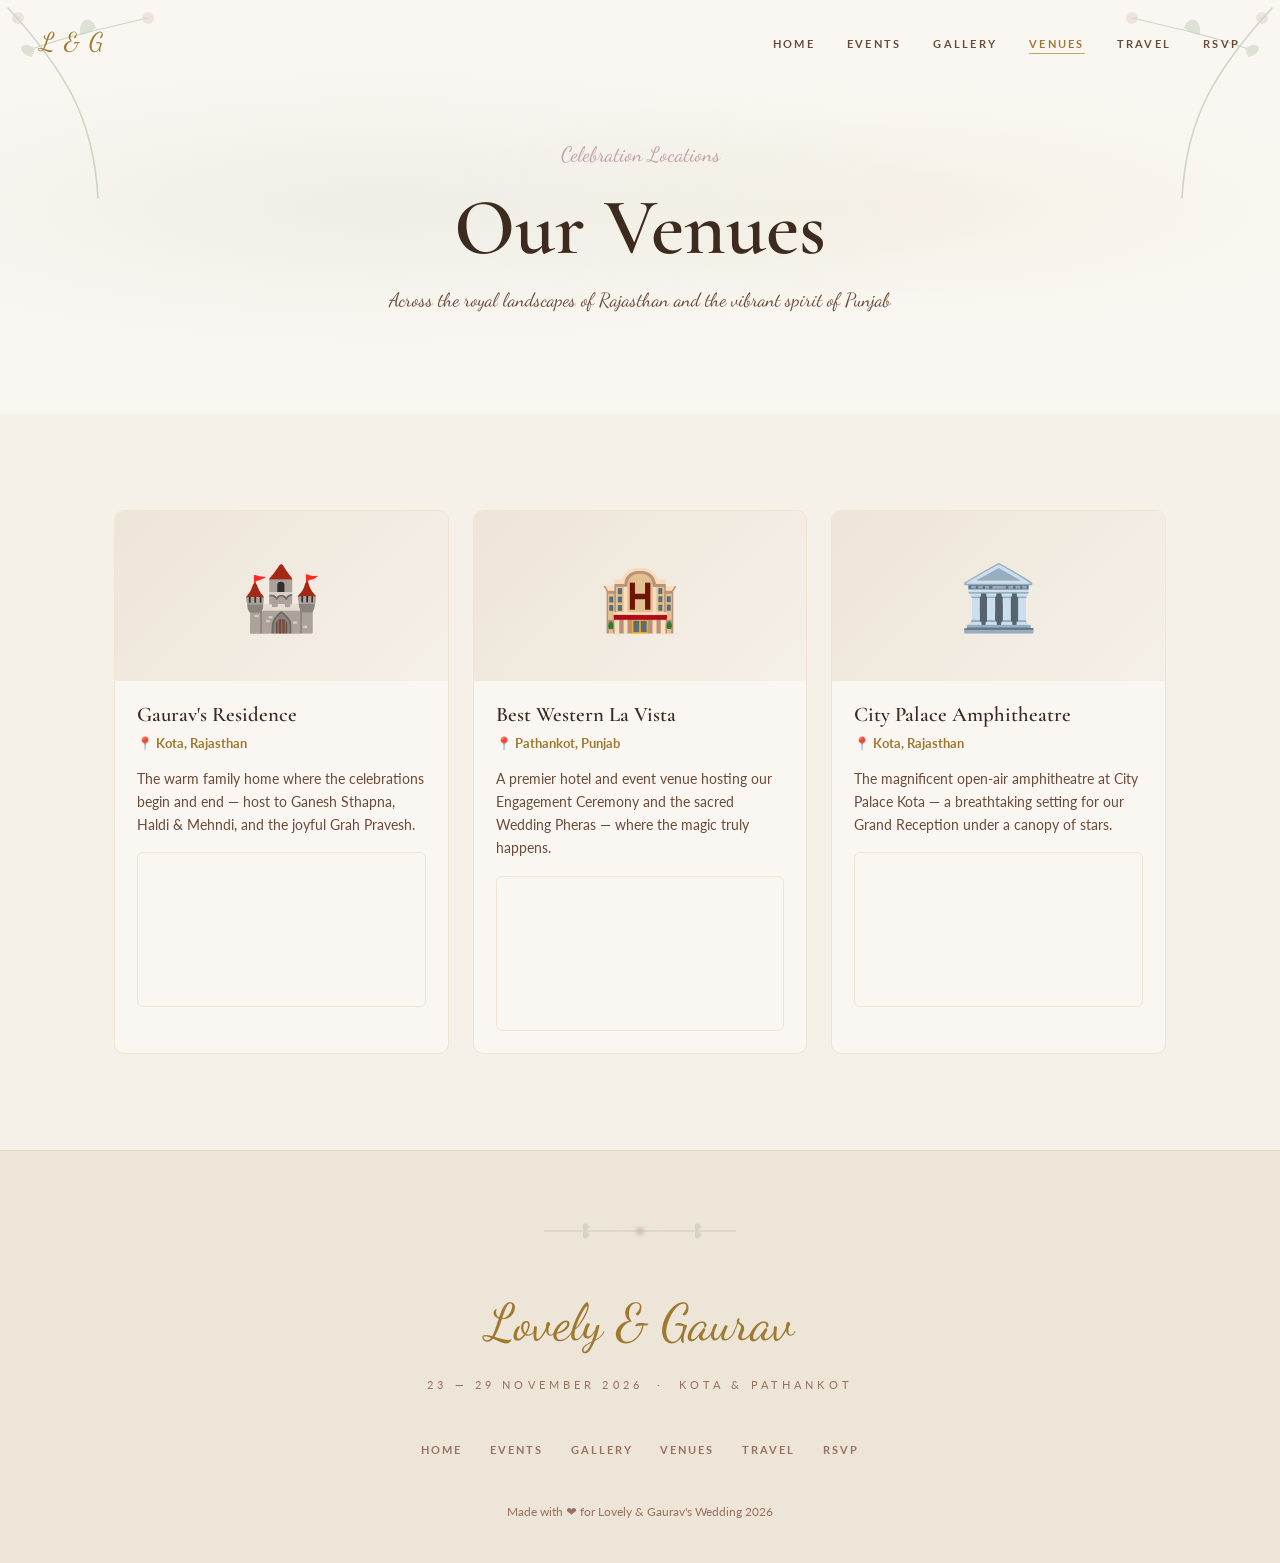
<file: venues.html>
<!DOCTYPE html>
<html lang="en">
<head>
  <meta charset="UTF-8" />
  <meta name="viewport" content="width=device-width, initial-scale=1.0" />
  <meta name="description" content="Wedding venues — Kota & Pathankot. Lovely & Gaurav, November 2026." />
  <title>Venues | Lovely &amp; Gaurav Wedding 2026</title>
  <link rel="stylesheet" href="css/style.css" />
  <link rel="stylesheet" href="css/botanical.css" />
</head>
<body>

  <!-- NAVIGATION -->
  <nav class="nav" id="nav" aria-label="Main navigation">
    <a href="index.html" class="nav-logo">L &amp; G</a>
    <ul class="nav-links" id="navLinks">
      <li><a href="index.html">Home</a></li>
      <li><a href="events.html">Events</a></li>
      <li><a href="gallery.html">Gallery</a></li>
      <li><a href="venues.html">Venues</a></li>
      <li><a href="travel.html">Travel</a></li>
      <li><a href="rsvp.html">RSVP</a></li>
    </ul>
    <button class="nav-hamburger" id="hamburger" aria-label="Open menu" aria-expanded="false">
      <span></span><span></span><span></span>
    </button>
  </nav>

  <div class="nav-mobile" id="mobileNav" role="dialog" aria-label="Mobile navigation">
    <a href="index.html" data-nav-close>Home</a>
    <a href="events.html" data-nav-close>Events</a>
    <a href="gallery.html" data-nav-close>Gallery</a>
    <a href="venues.html" data-nav-close>Venues</a>
    <a href="travel.html" data-nav-close>Travel</a>
    <a href="rsvp.html" data-nav-close>RSVP</a>
  </div>

  <!-- PAGE HERO -->
  <header class="page-hero" aria-label="Venues page hero">
    <svg class="corner-botanical corner-tl" xmlns="http://www.w3.org/2000/svg" viewBox="0 0 200 200" fill="none" aria-hidden="true">
      <path d="M 8 8 C 30 32 55 62 72 95 C 89 128 96 162 98 198" stroke="#9DAF8E" stroke-width="1.6" stroke-linecap="round"/>
      <path d="M 35 48 C 68 36 105 28 148 18" stroke="#9DAF8E" stroke-width="1.2" stroke-linecap="round"/>
      <path d="M 35 48 C 18 38 16 54 32 57 Q 34 52 35 48 Z" fill="#9DAF8E" opacity="0.65"/>
      <path d="M 80 35 C 78 18 91 14 96 28 Q 89 34 80 35 Z" fill="#9DAF8E" opacity="0.65"/>
      <circle cx="18" cy="18" r="6" fill="#C4A29E" opacity="0.5"/>
      <circle cx="148" cy="18" r="6" fill="#C4A29E" opacity="0.5"/>
    </svg>
    <svg class="corner-botanical corner-tr" xmlns="http://www.w3.org/2000/svg" viewBox="0 0 200 200" fill="none" aria-hidden="true">
      <path d="M 8 8 C 30 32 55 62 72 95 C 89 128 96 162 98 198" stroke="#9DAF8E" stroke-width="1.6" stroke-linecap="round"/>
      <path d="M 35 48 C 68 36 105 28 148 18" stroke="#9DAF8E" stroke-width="1.2" stroke-linecap="round"/>
      <path d="M 35 48 C 18 38 16 54 32 57 Q 34 52 35 48 Z" fill="#9DAF8E" opacity="0.65"/>
      <path d="M 80 35 C 78 18 91 14 96 28 Q 89 34 80 35 Z" fill="#9DAF8E" opacity="0.65"/>
      <circle cx="18" cy="18" r="6" fill="#C4A29E" opacity="0.5"/>
      <circle cx="148" cy="18" r="6" fill="#C4A29E" opacity="0.5"/>
    </svg>
    <div style="position:relative;z-index:1;text-align:center;">
      <p class="page-hero-eyebrow">Celebration Locations</p>
      <h1 class="page-hero-title">Our Venues</h1>
      <p style="font-family:var(--font-script);font-size:1.2rem;color:var(--brown-mid);margin-top:12px;">Across the royal landscapes of Rajasthan and the vibrant spirit of Punjab</p>
    </div>
  </header>

  <!-- VENUES -->
  <main class="sec" aria-label="Venue details">
    <div class="container">
      <div class="venue-grid">

        <article class="venue-card sr">
          <div class="venue-thumb" aria-hidden="true">🏰</div>
          <div class="venue-body">
            <h2 class="venue-name">Gaurav's Residence</h2>
            <p class="venue-loc">📍 Kota, Rajasthan</p>
            <p class="venue-desc">The warm family home where the celebrations begin and end — host to Ganesh Sthapna, Haldi &amp; Mehndi, and the joyful Grah Pravesh.</p>
            <div class="venue-map">
              <iframe
                title="Kota, Rajasthan map"
                src="https://www.google.com/maps/embed?pb=!1m18!1m12!1m3!1d114840.6099987!2d75.8390!3d25.2138!2m3!1f0!2f0!3f0!3m2!1i1024!2i768!4f13.1!3m3!1m2!1s0x396f815b23a1c3e9%3A0xf76fdfa2e69e75bb!2sKota%2C%20Rajasthan!5e0!3m2!1sen!2sin!4v1"
                loading="lazy"
                allowfullscreen
              ></iframe>
            </div>
          </div>
        </article>

        <article class="venue-card sr">
          <div class="venue-thumb" aria-hidden="true">🏨</div>
          <div class="venue-body">
            <h2 class="venue-name">Best Western La Vista</h2>
            <p class="venue-loc">📍 Pathankot, Punjab</p>
            <p class="venue-desc">A premier hotel and event venue hosting our Engagement Ceremony and the sacred Wedding Pheras — where the magic truly happens.</p>
            <div class="venue-map">
              <iframe
                title="Best Western La Vista Pathankot map"
                src="https://www.google.com/maps/embed?pb=!1m18!1m12!1m3!1d27152.3!2d75.6527!3d32.2721!2m3!1f0!2f0!3f0!3m2!1i1024!2i768!4f13.1!3m3!1m2!1s0x391c4037c9c9d69b%3A0x9a2a073e57d18f63!2sPathankot%2C%20Punjab!5e0!3m2!1sen!2sin!4v1"
                loading="lazy"
                allowfullscreen
              ></iframe>
            </div>
          </div>
        </article>

        <article class="venue-card sr">
          <div class="venue-thumb" aria-hidden="true">🏛️</div>
          <div class="venue-body">
            <h2 class="venue-name">City Palace Amphitheatre</h2>
            <p class="venue-loc">📍 Kota, Rajasthan</p>
            <p class="venue-desc">The magnificent open-air amphitheatre at City Palace Kota — a breathtaking setting for our Grand Reception under a canopy of stars.</p>
            <div class="venue-map">
              <iframe
                title="City Palace Kota map"
                src="https://www.google.com/maps/embed?pb=!1m18!1m12!1m3!1d7176.2!2d75.8551!3d25.1803!2m3!1f0!2f0!3f0!3m2!1i1024!2i768!4f13.1!3m3!1m2!1s0x396f81528cca8c65%3A0x7f3d4a6d37b45e9e!2sCity%20Palace%20Kota!5e0!3m2!1sen!2sin!4v1"
                loading="lazy"
                allowfullscreen
              ></iframe>
            </div>
          </div>
        </article>

      </div>
    </div>
  </main>

  <!-- FOOTER -->
  <footer class="footer" aria-label="Footer">
    <div class="footer-sprig" aria-hidden="true">
      <svg xmlns="http://www.w3.org/2000/svg" viewBox="0 0 320 40" width="260" height="32" fill="none">
        <path d="M 40 20 C 90 20 140 20 160 20 C 180 20 230 20 280 20" stroke="#9DAF8E" stroke-width="1"/>
        <path d="M 90 20 C 85 11 92 7 97 15 Q 95 18 90 20 Z" fill="#9DAF8E" opacity="0.6"/>
        <path d="M 90 20 C 85 29 92 33 97 25 Q 95 22 90 20 Z" fill="#9DAF8E" opacity="0.6"/>
        <path d="M 230 20 C 225 11 232 7 237 15 Q 235 18 230 20 Z" fill="#9DAF8E" opacity="0.6"/>
        <path d="M 230 20 C 225 29 232 33 237 25 Q 235 22 230 20 Z" fill="#9DAF8E" opacity="0.6"/>
        <circle cx="160" cy="20" r="7" fill="#C4A29E" opacity="0.4"/>
        <circle cx="160" cy="20" r="4" fill="#C4A29E" opacity="0.6"/>
        <circle cx="160" cy="20" r="2" fill="#C4A29E" opacity="0.8"/>
      </svg>
    </div>
    <p class="footer-couple">Lovely &amp; Gaurav</p>
    <p class="footer-date-text">23 &mdash; 29 November 2026 &nbsp;&middot;&nbsp; Kota &amp; Pathankot</p>
    <ul class="footer-nav">
      <li><a href="index.html">Home</a></li>
      <li><a href="events.html">Events</a></li>
      <li><a href="gallery.html">Gallery</a></li>
      <li><a href="venues.html">Venues</a></li>
      <li><a href="travel.html">Travel</a></li>
      <li><a href="rsvp.html">RSVP</a></li>
    </ul>
    <p class="footer-credit">Made with &#10084;&#65039; for Lovely &amp; Gaurav's Wedding 2026</p>
  </footer>

  <script src="js/main.js"></script>
</body>
</html>
</file>
<file: css/style.css>
/* ============================================================
   WEDDING WEBSITE — BOTANICAL THEME
   Global Styles: variables, reset, nav, footer, cards, form
   ============================================================ */

/* ---- GOOGLE FONTS ---- */
@import url('https://fonts.googleapis.com/css2?family=Cormorant+Garamond:ital,wght@0,300;0,400;0,600;1,300;1,400&family=Dancing+Script:wght@400;600;700&family=Lato:wght@300;400;700&display=swap');

/* ---- CSS CUSTOM PROPERTIES ---- */
:root {
  --cream:        #F5F0E8;
  --cream-light:  #FAF7F2;
  --cream-dark:   #EDE5D8;
  --rose:         #C4A29E;
  --sage:         #9DAF8E;
  --lavender:     #B8A9C9;
  --gold:         #C8A45A;
  --gold-light:   #E2C47A;
  --gold-dark:    #A07830;
  --brown:        #3D2B1F;
  --brown-mid:    #6B4A38;
  --brown-light:  #9A7060;

  --border:       rgba(200, 164, 90, 0.22);
  --border-light: rgba(200, 164, 90, 0.1);
  --shadow-card:  0 8px 40px rgba(61, 43, 31, 0.08);
  --shadow-hover: 0 16px 64px rgba(61, 43, 31, 0.14);

  --font-display: 'Cormorant Garamond', Georgia, serif;
  --font-script:  'Dancing Script', cursive;
  --font-body:    'Lato', system-ui, sans-serif;

  --nav-bg:       rgba(245, 240, 232, 0.96);
  --radius:       10px;
  --transition:   0.35s cubic-bezier(0.4, 0, 0.2, 1);
}

/* ---- RESET ---- */
*, *::before, *::after {
  box-sizing: border-box;
  margin: 0;
  padding: 0;
}

html {
  scroll-behavior: smooth;
  font-size: 16px;
}

body {
  background: var(--cream);
  color: var(--brown);
  font-family: var(--font-body);
  font-weight: 400;
  line-height: 1.7;
  overflow-x: hidden;
}

a { color: inherit; text-decoration: none; }

img { max-width: 100%; display: block; }

::-webkit-scrollbar { width: 5px; }
::-webkit-scrollbar-track { background: var(--cream); }
::-webkit-scrollbar-thumb { background: var(--gold); border-radius: 3px; }

/* ---- TYPOGRAPHY ---- */
h1, h2, h3, h4 {
  font-family: var(--font-display);
  line-height: 1.2;
}

/* ---- LAYOUT ---- */
.container {
  max-width: 1100px;
  margin: 0 auto;
  padding: 0 24px;
}

/* ---- SHARED UTILITIES ---- */
.section-eyebrow {
  display: block;
  text-align: center;
  font-family: var(--font-script);
  font-size: 1.25rem;
  color: var(--rose);
  margin-bottom: 8px;
  letter-spacing: 0.02em;
}

.section-label {
  display: block;
  text-align: center;
  font-family: var(--font-body);
  font-size: 0.68rem;
  letter-spacing: 0.42em;
  text-transform: uppercase;
  color: var(--gold-dark);
  margin-bottom: 10px;
}

.section-title {
  text-align: center;
  font-family: var(--font-display);
  font-size: clamp(2rem, 5vw, 3.6rem);
  font-weight: 600;
  color: var(--brown);
  line-height: 1.15;
  margin-bottom: 16px;
}

.section-sub {
  text-align: center;
  color: var(--brown-light);
  max-width: 520px;
  margin: 0 auto 56px;
  line-height: 1.85;
  font-size: 1rem;
}

.gold-rule {
  width: 72px;
  height: 1px;
  background: linear-gradient(90deg, transparent, var(--gold), transparent);
  margin: 14px auto 28px;
}

/* ---- SCROLL REVEAL ---- */
.sr {
  opacity: 0;
  transform: translateY(32px);
  transition: opacity 0.75s cubic-bezier(.22,.68,0,1.2), transform 0.75s cubic-bezier(.22,.68,0,1.2);
}
.sr.sr-left  { transform: translateX(-32px); }
.sr.sr-right { transform: translateX(32px); }
.sr.on {
  opacity: 1;
  transform: none;
}

/* ---- NAVIGATION ---- */
.nav {
  position: fixed;
  top: 0; left: 0; right: 0;
  z-index: 900;
  padding: 20px 40px;
  display: flex;
  align-items: center;
  justify-content: space-between;
  transition: background var(--transition), padding 0.4s ease;
}

.nav.scrolled {
  padding: 12px 40px;
  background: var(--nav-bg);
  backdrop-filter: blur(20px);
  -webkit-backdrop-filter: blur(20px);
  box-shadow: 0 1px 0 var(--border);
}

.nav.scrolled::after {
  content: '';
  position: absolute;
  bottom: 0; left: 0; right: 0;
  height: 1px;
  background: linear-gradient(90deg, transparent, var(--sage) 20%, var(--gold) 50%, var(--sage) 80%, transparent);
  opacity: 0.6;
}

.nav-logo {
  font-family: var(--font-script);
  font-size: 1.6rem;
  color: var(--gold-dark);
  letter-spacing: 0.04em;
}

.nav-links {
  list-style: none;
  display: flex;
  gap: 32px;
  align-items: center;
}

.nav-links a {
  font-size: 0.7rem;
  letter-spacing: 0.2em;
  text-transform: uppercase;
  color: var(--brown-mid);
  font-family: var(--font-body);
  font-weight: 700;
  transition: color 0.3s;
  padding-bottom: 3px;
  border-bottom: 1px solid transparent;
}

.nav-links a:hover,
.nav-links a[aria-current="page"] {
  color: var(--gold-dark);
  border-bottom-color: var(--gold);
}

/* Hamburger */
.nav-hamburger {
  display: none;
  flex-direction: column;
  gap: 5px;
  background: none;
  border: none;
  cursor: pointer;
  padding: 4px;
}
.nav-hamburger span {
  display: block;
  width: 22px;
  height: 2px;
  background: var(--brown-mid);
  transition: all 0.3s;
  border-radius: 2px;
}
.nav-hamburger.open span:nth-child(1) { transform: translateY(7px) rotate(45deg); }
.nav-hamburger.open span:nth-child(2) { opacity: 0; }
.nav-hamburger.open span:nth-child(3) { transform: translateY(-7px) rotate(-45deg); }

/* Mobile Nav */
.nav-mobile {
  display: none;
  position: fixed;
  inset: 0;
  background: var(--cream-light);
  z-index: 880;
  flex-direction: column;
  align-items: center;
  justify-content: center;
  gap: 32px;
}
.nav-mobile.open { display: flex; }

.nav-mobile a {
  font-family: var(--font-display);
  font-size: 2.2rem;
  font-weight: 300;
  color: var(--brown);
  transition: color 0.3s;
}
.nav-mobile a:hover { color: var(--gold-dark); }

/* ---- PAGE HERO (inner pages) ---- */
.page-hero {
  min-height: 46vh;
  display: flex;
  flex-direction: column;
  align-items: center;
  justify-content: center;
  text-align: center;
  padding: 120px 24px 80px;
  background: var(--cream-light);
  position: relative;
  overflow: hidden;
}

.page-hero::before {
  content: '';
  position: absolute;
  inset: 0;
  background:
    radial-gradient(ellipse 80% 60% at 30% 50%, rgba(157, 175, 142, 0.12) 0%, transparent 60%),
    radial-gradient(ellipse 60% 50% at 70% 50%, rgba(200, 164, 90, 0.08) 0%, transparent 60%);
  pointer-events: none;
}

.page-hero-eyebrow {
  font-family: var(--font-script);
  font-size: 1.3rem;
  color: var(--rose);
  margin-bottom: 12px;
}

.page-hero-title {
  font-family: var(--font-display);
  font-size: clamp(2.5rem, 7vw, 5rem);
  font-weight: 600;
  color: var(--brown);
  line-height: 1.1;
}

/* ---- SECTION WRAPPERS ---- */
.sec {
  padding: 96px 0;
}

.sec-alt {
  padding: 96px 0;
  background: var(--cream-light);
}

/* ---- CARDS ---- */
.card {
  background: var(--cream-light);
  border: 1px solid var(--border);
  border-radius: var(--radius);
  padding: 28px;
  transition: transform var(--transition), box-shadow var(--transition);
  position: relative;
  overflow: hidden;
}
.card:hover {
  transform: translateY(-6px);
  box-shadow: var(--shadow-hover);
}

/* ---- TIMELINE ---- */
.timeline {
  position: relative;
  margin-top: 20px;
}

.timeline-spine {
  position: absolute;
  left: 50%;
  top: 0; bottom: 0;
  width: 1px;
  background: linear-gradient(180deg, transparent, var(--sage) 8%, var(--gold) 50%, var(--sage) 92%, transparent);
  transform: translateX(-50%);
}

.tl-item {
  display: grid;
  grid-template-columns: 1fr 64px 1fr;
  align-items: start;
  margin-bottom: 44px;
  position: relative;
}

.tl-item:nth-child(odd)  .tl-card { grid-column: 1; }
.tl-item:nth-child(odd)  .tl-dot  { grid-column: 2; }
.tl-item:nth-child(odd)  .tl-date { grid-column: 3; text-align: left; }

.tl-item:nth-child(even) .tl-date { grid-column: 1; grid-row: 1; text-align: right; }
.tl-item:nth-child(even) .tl-dot  { grid-column: 2; grid-row: 1; }
.tl-item:nth-child(even) .tl-card { grid-column: 3; grid-row: 1; }

.tl-dot {
  display: flex;
  align-items: flex-start;
  justify-content: center;
  padding-top: 24px;
}
.tl-dot-inner {
  width: 14px; height: 14px;
  background: var(--gold);
  border-radius: 50%;
  border: 3px solid var(--cream);
  box-shadow: 0 0 0 1px var(--gold), 0 0 12px rgba(200, 164, 90, 0.35);
  flex-shrink: 0;
}

.tl-date {
  padding: 22px 20px 0;
  font-size: 0.7rem;
  letter-spacing: 0.12em;
  text-transform: uppercase;
  color: var(--gold-dark);
  font-family: var(--font-body);
  font-weight: 700;
  line-height: 1.6;
}

.tl-card {
  background: var(--cream-light);
  border: 1px solid var(--border);
  border-radius: var(--radius);
  padding: 24px;
  transition: transform var(--transition), box-shadow var(--transition);
  position: relative;
  overflow: hidden;
}
.tl-card:hover {
  transform: translateY(-5px);
  box-shadow: var(--shadow-hover);
}

.tl-icon { font-size: 1.8rem; margin-bottom: 10px; }

.tl-name {
  font-family: var(--font-display);
  font-size: 1.3rem;
  font-weight: 600;
  color: var(--brown);
  margin-bottom: 8px;
}

.tl-time {
  font-size: 0.76rem;
  color: var(--gold-dark);
  letter-spacing: 0.06em;
  margin-bottom: 5px;
  font-weight: 700;
}

.tl-venue {
  font-size: 0.84rem;
  color: var(--brown-mid);
  line-height: 1.5;
}

.tl-desc {
  font-size: 0.88rem;
  color: var(--brown-light);
  line-height: 1.75;
  margin-top: 10px;
  padding-top: 10px;
  border-top: 1px solid var(--border-light);
}

/* ---- VENUE CARDS ---- */
.venue-grid {
  display: grid;
  grid-template-columns: repeat(auto-fit, minmax(300px, 1fr));
  gap: 24px;
}

.venue-card {
  background: var(--cream-light);
  border: 1px solid var(--border);
  border-radius: var(--radius);
  overflow: hidden;
  transition: transform var(--transition), box-shadow var(--transition);
}
.venue-card:hover {
  transform: translateY(-6px);
  box-shadow: var(--shadow-hover);
}

.venue-thumb {
  height: 170px;
  display: flex;
  align-items: center;
  justify-content: center;
  font-size: 4rem;
  background: linear-gradient(135deg, var(--cream-dark), var(--cream));
}

.venue-body { padding: 22px; }

.venue-name {
  font-family: var(--font-display);
  font-size: 1.3rem;
  font-weight: 600;
  color: var(--brown);
  margin-bottom: 5px;
}

.venue-loc {
  font-size: 0.8rem;
  color: var(--gold-dark);
  font-weight: 700;
  margin-bottom: 12px;
}

.venue-desc {
  font-size: 0.88rem;
  color: var(--brown-mid);
  line-height: 1.65;
  margin-bottom: 16px;
}

.venue-map {
  width: 100%;
  height: 155px;
  border-radius: 6px;
  overflow: hidden;
  border: 1px solid var(--border);
}
.venue-map iframe {
  width: 100%; height: 100%;
  border: none;
  filter: sepia(15%) contrast(1.05);
}

/* ---- ACCOMMODATION ---- */
.hotel-grid {
  display: grid;
  grid-template-columns: repeat(auto-fit, minmax(280px, 1fr));
  gap: 24px;
}

.hotel-card {
  background: var(--cream-light);
  border: 1px solid var(--border);
  border-radius: var(--radius);
  padding: 30px 28px;
  transition: transform var(--transition), box-shadow var(--transition);
  position: relative;
  overflow: hidden;
}
.hotel-card:hover {
  transform: translateY(-5px);
  box-shadow: var(--shadow-hover);
}

.hotel-icon { font-size: 2.8rem; margin-bottom: 16px; }

.hotel-tag {
  display: inline-block;
  padding: 4px 12px;
  background: var(--gold);
  color: var(--cream);
  font-size: 0.66rem;
  letter-spacing: 0.12em;
  text-transform: uppercase;
  border-radius: 20px;
  margin-bottom: 14px;
  font-weight: 700;
}

.hotel-name {
  font-family: var(--font-display);
  font-size: 1.25rem;
  font-weight: 600;
  color: var(--brown);
  margin-bottom: 5px;
}

.hotel-loc {
  font-size: 0.8rem;
  color: var(--gold-dark);
  font-weight: 700;
  margin-bottom: 12px;
}

.hotel-desc {
  font-size: 0.88rem;
  color: var(--brown-mid);
  line-height: 1.7;
  margin-bottom: 18px;
}

.hotel-link {
  font-size: 0.82rem;
  color: var(--gold-dark);
  font-weight: 700;
  border-bottom: 1px solid var(--gold);
  padding-bottom: 2px;
  transition: opacity 0.3s;
}
.hotel-link:hover { opacity: 0.65; }

/* ---- GALLERY ---- */
.gallery-grid {
  display: grid;
  grid-template-columns: repeat(3, 1fr);
  grid-template-rows: 260px 260px;
  gap: 10px;
}

.g-item {
  overflow: hidden;
  border-radius: 6px;
  position: relative;
  cursor: zoom-in;
  background: var(--cream-dark);
}
.g-item:nth-child(1) { grid-column: span 2; grid-row: span 2; }
.g-item:nth-child(4) { grid-column: span 2; }

.g-item img {
  width: 100%; height: 100%;
  object-fit: cover;
  transition: transform 0.7s cubic-bezier(.22,.68,0,1.2);
}
.g-item:hover img { transform: scale(1.07); }

.g-overlay {
  position: absolute;
  inset: 0;
  background: rgba(200, 164, 90, 0.18);
  opacity: 0;
  transition: opacity 0.35s;
  display: flex;
  align-items: center;
  justify-content: center;
  font-size: 2.2rem;
}
.g-item:hover .g-overlay { opacity: 1; }

/* Gallery placeholder */
.g-placeholder {
  width: 100%;
  height: 100%;
  display: flex;
  flex-direction: column;
  align-items: center;
  justify-content: center;
  background: linear-gradient(135deg, var(--cream-dark), var(--cream));
  color: var(--brown-light);
  gap: 12px;
}
.g-placeholder .botanical-wm {
  opacity: 0.3;
}
.g-placeholder span {
  font-size: 0.72rem;
  letter-spacing: 0.2em;
  text-transform: uppercase;
}

/* Lightbox */
.lightbox {
  display: none;
  position: fixed;
  inset: 0;
  background: rgba(30, 18, 10, 0.94);
  z-index: 2000;
  align-items: center;
  justify-content: center;
}
.lightbox.open { display: flex; }
.lightbox img {
  max-width: 90vw;
  max-height: 90vh;
  object-fit: contain;
  border-radius: 6px;
}
.lightbox-close {
  position: absolute;
  top: 24px; right: 32px;
  font-size: 2rem;
  color: var(--cream);
  background: none;
  border: none;
  cursor: pointer;
  line-height: 1;
  opacity: 0.8;
  transition: opacity 0.3s;
}
.lightbox-close:hover { opacity: 1; }

/* ---- RSVP ---- */
.rsvp-box {
  max-width: 560px;
  margin: 0 auto;
  background: var(--cream-light);
  border: 1px solid var(--border);
  border-radius: 16px;
  padding: 52px 44px;
  position: relative;
  overflow: hidden;
  box-shadow: var(--shadow-card);
}

.form-label {
  display: block;
  font-size: 0.7rem;
  letter-spacing: 0.2em;
  text-transform: uppercase;
  color: var(--rose);
  margin-bottom: 10px;
  font-weight: 700;
}

.form-input {
  width: 100%;
  padding: 14px 16px;
  background: var(--cream);
  border: 1px solid var(--border);
  border-radius: 8px;
  color: var(--brown);
  font-family: var(--font-body);
  font-size: 1rem;
  transition: border-color 0.3s, box-shadow 0.3s;
  outline: none;
  margin-bottom: 24px;
}
.form-input:focus {
  border-color: var(--gold);
  box-shadow: 0 0 0 3px rgba(200, 164, 90, 0.15);
}

.radio-row {
  display: flex;
  gap: 12px;
  margin-bottom: 24px;
}

.radio-opt {
  flex: 1;
  display: flex;
  align-items: center;
  justify-content: center;
  gap: 8px;
  padding: 13px;
  background: var(--cream);
  border: 1px solid var(--border);
  border-radius: 8px;
  cursor: pointer;
  transition: all 0.3s;
  font-size: 0.9rem;
  color: var(--brown-mid);
  font-family: var(--font-body);
}
.radio-opt:has(input:checked) {
  border-color: var(--gold);
  color: var(--gold-dark);
  background: var(--cream-light);
  box-shadow: 0 0 0 3px rgba(200, 164, 90, 0.12);
}
.radio-opt input { display: none; }

.rsvp-btn {
  width: 100%;
  padding: 18px;
  background: linear-gradient(105deg, var(--gold-dark) 0%, var(--gold) 40%, var(--gold-light) 60%, var(--gold) 80%, var(--gold-dark) 100%);
  background-size: 200% auto;
  color: var(--cream-light);
  border: none;
  border-radius: 8px;
  font-family: var(--font-display);
  font-size: 1.15rem;
  font-weight: 600;
  letter-spacing: 0.06em;
  cursor: pointer;
  transition: background-position 0.5s ease, transform 0.25s, box-shadow 0.3s;
  margin-top: 6px;
}
.rsvp-btn:hover {
  background-position: right center;
  transform: translateY(-3px);
  box-shadow: 0 8px 32px rgba(200, 164, 90, 0.4);
}
.rsvp-btn:active { transform: translateY(0); }
.rsvp-btn:disabled { opacity: 0.5; cursor: wait; }

.rsvp-success {
  display: none;
  text-align: center;
  padding: 28px 0;
}
.rsvp-success-icon { font-size: 4rem; margin-bottom: 20px; }
.rsvp-success h3 {
  font-family: var(--font-display);
  font-size: 2.2rem;
  color: var(--gold-dark);
  margin-bottom: 12px;
}
.rsvp-success p {
  color: var(--brown-mid);
  line-height: 1.7;
}

/* ---- FOOTER ---- */
.footer {
  background: var(--cream-dark);
  border-top: 1px solid var(--border);
  padding: 64px 24px 40px;
  text-align: center;
}

.footer-couple {
  font-family: var(--font-script);
  font-size: clamp(2rem, 5vw, 3.2rem);
  color: var(--gold-dark);
  margin-bottom: 10px;
}

.footer-date-text {
  font-size: 0.68rem;
  letter-spacing: 0.38em;
  text-transform: uppercase;
  color: var(--brown-light);
  margin-bottom: 40px;
}

.footer-nav {
  display: flex;
  flex-wrap: wrap;
  justify-content: center;
  gap: 16px 28px;
  margin-bottom: 40px;
  list-style: none;
}
.footer-nav a {
  font-size: 0.68rem;
  letter-spacing: 0.18em;
  text-transform: uppercase;
  color: var(--brown-light);
  transition: color 0.3s;
  font-weight: 700;
}
.footer-nav a:hover { color: var(--gold-dark); }

.footer-credit {
  font-size: 0.78rem;
  color: var(--brown-light);
}

/* ---- EVENTS PREVIEW (home page) ---- */
.events-preview-grid {
  display: grid;
  grid-template-columns: repeat(auto-fit, minmax(280px, 1fr));
  gap: 20px;
  margin-bottom: 40px;
}

.event-preview-card {
  background: var(--cream-light);
  border: 1px solid var(--border);
  border-radius: var(--radius);
  padding: 28px;
  position: relative;
  overflow: hidden;
  transition: transform var(--transition), box-shadow var(--transition);
}
.event-preview-card:hover {
  transform: translateY(-5px);
  box-shadow: var(--shadow-hover);
}

.ep-icon { font-size: 2rem; margin-bottom: 12px; }
.ep-name {
  font-family: var(--font-display);
  font-size: 1.2rem;
  font-weight: 600;
  color: var(--brown);
  margin-bottom: 6px;
}
.ep-date {
  font-size: 0.76rem;
  color: var(--gold-dark);
  font-weight: 700;
  letter-spacing: 0.06em;
  margin-bottom: 8px;
}
.ep-desc {
  font-size: 0.86rem;
  color: var(--brown-mid);
  line-height: 1.65;
}

/* ---- RSVP CTA ---- */
.rsvp-cta-box {
  max-width: 600px;
  margin: 0 auto;
  background: var(--cream-light);
  border: 1px solid var(--border);
  border-radius: 16px;
  padding: 56px 44px;
  text-align: center;
  position: relative;
  overflow: hidden;
  box-shadow: var(--shadow-card);
}
.rsvp-cta-box h2 {
  font-family: var(--font-display);
  font-size: clamp(1.8rem, 4vw, 2.6rem);
  font-weight: 600;
  color: var(--brown);
  margin-bottom: 12px;
}
.rsvp-cta-box p {
  color: var(--brown-mid);
  line-height: 1.7;
  margin-bottom: 28px;
}

.btn-gold {
  display: inline-block;
  padding: 16px 40px;
  background: linear-gradient(105deg, var(--gold-dark) 0%, var(--gold) 50%, var(--gold-light) 100%);
  color: var(--cream-light);
  border-radius: 8px;
  font-family: var(--font-display);
  font-size: 1.1rem;
  font-weight: 600;
  letter-spacing: 0.06em;
  transition: opacity 0.3s, transform 0.3s, box-shadow 0.3s;
  border: none;
  cursor: pointer;
}
.btn-gold:hover {
  opacity: 0.9;
  transform: translateY(-3px);
  box-shadow: 0 10px 36px rgba(200, 164, 90, 0.4);
}

.view-all-link {
  display: block;
  text-align: center;
  font-family: var(--font-body);
  font-size: 0.8rem;
  font-weight: 700;
  letter-spacing: 0.18em;
  text-transform: uppercase;
  color: var(--gold-dark);
  border-bottom: 1px solid var(--gold);
  display: inline-block;
  padding-bottom: 3px;
  transition: opacity 0.3s;
}
.view-all-link:hover { opacity: 0.7; }

/* ---- RESPONSIVE ---- */
@media (max-width: 860px) {
  .nav { padding: 16px 20px; }
  .nav.scrolled { padding: 12px 20px; }
  .nav-links { display: none; }
  .nav-hamburger { display: flex; }

  .timeline-spine { left: 22px; }
  .tl-item { grid-template-columns: 44px 1fr; }
  .tl-item:nth-child(odd) .tl-card,
  .tl-item:nth-child(even) .tl-card  { grid-column: 2; grid-row: 1; }
  .tl-item:nth-child(odd) .tl-dot,
  .tl-item:nth-child(even) .tl-dot   { grid-column: 1; grid-row: 1; }
  .tl-item:nth-child(odd) .tl-date,
  .tl-item:nth-child(even) .tl-date  { grid-column: 2; grid-row: 2; text-align: left; padding: 8px 0 0; }

  .gallery-grid {
    grid-template-columns: 1fr 1fr;
    grid-template-rows: 180px 180px 180px;
  }
  .g-item:nth-child(1) { grid-column: span 2; grid-row: span 1; }
  .g-item:nth-child(4) { grid-column: span 1; }

  .rsvp-box { padding: 36px 22px; }
  .rsvp-cta-box { padding: 40px 22px; }
}

@media (max-width: 480px) {
  .sec, .sec-alt { padding: 64px 0; }
  .section-sub { margin-bottom: 36px; }
}

@media (max-width: 360px) {
  .corner-botanical { display: none; }
}
</file>
<file: css/botanical.css>
/* ============================================================
   BOTANICAL CSS — SVG Positioning, Gold Shimmer, Botanical Classes
   ============================================================ */

/* ---- GOLD SHIMMER ---- */
@keyframes shimmer {
  0%   { background-position: 0% center; }
  100% { background-position: 200% center; }
}

.gold-shimmer {
  background: linear-gradient(105deg, #A07830 0%, #C8A45A 30%, #E2C47A 50%, #C8A45A 70%, #A07830 100%);
  background-size: 200% auto;
  -webkit-background-clip: text;
  -webkit-text-fill-color: transparent;
  background-clip: text;
  animation: shimmer 3.5s linear infinite;
}

/* ---- CORNER BOTANICAL FRAMES ---- */
.corner-botanical {
  position: absolute;
  width: 280px;
  height: 280px;
  opacity: 0.52;
  pointer-events: none;
  z-index: 0;
}

.corner-tl { top: 0; left: 0;   transform: rotate(0deg); }
.corner-tr { top: 0; right: 0;  transform: scaleX(-1); }
.corner-bl { bottom: 0; left: 0;  transform: scaleY(-1); }
.corner-br { bottom: 0; right: 0; transform: scale(-1, -1); }

/* Page heroes (inner pages) use smaller corners */
.page-hero .corner-botanical {
  width: 200px;
  height: 200px;
  opacity: 0.45;
}

@media (max-width: 860px) {
  .corner-botanical {
    width: 160px;
    height: 160px;
    opacity: 0.42;
  }
  .page-hero .corner-botanical {
    width: 120px;
    height: 120px;
  }
}

@media (max-width: 360px) {
  .corner-botanical { display: none; }
}

/* ---- SPRIG DIVIDER ---- */
.sprig-divider {
  display: flex;
  justify-content: center;
  margin: 48px auto;
  opacity: 0.65;
}

.sprig-divider svg {
  max-width: 100%;
}

/* Footer sprig */
.footer-sprig {
  display: flex;
  justify-content: center;
  margin-bottom: 32px;
  opacity: 0.55;
}

/* ---- CARD CORNER ACCENT ---- */
.card-corner-accent {
  position: absolute;
  top: 0;
  right: 0;
  width: 60px;
  height: 60px;
  opacity: 0.45;
  pointer-events: none;
}

/* ---- HERO BOTANICAL WRAP ---- */
.hero-botanical-wrap {
  position: absolute;
  inset: 0;
  pointer-events: none;
  z-index: 0;
}

/* ---- SECTION BOTANICAL LINE ---- */
.botanical-line {
  width: 100%;
  height: 1px;
  background: linear-gradient(90deg, transparent, var(--sage, #9DAF8E) 20%, var(--gold, #C8A45A) 50%, var(--sage, #9DAF8E) 80%, transparent);
  opacity: 0.4;
  margin: 48px 0;
}
</file>
